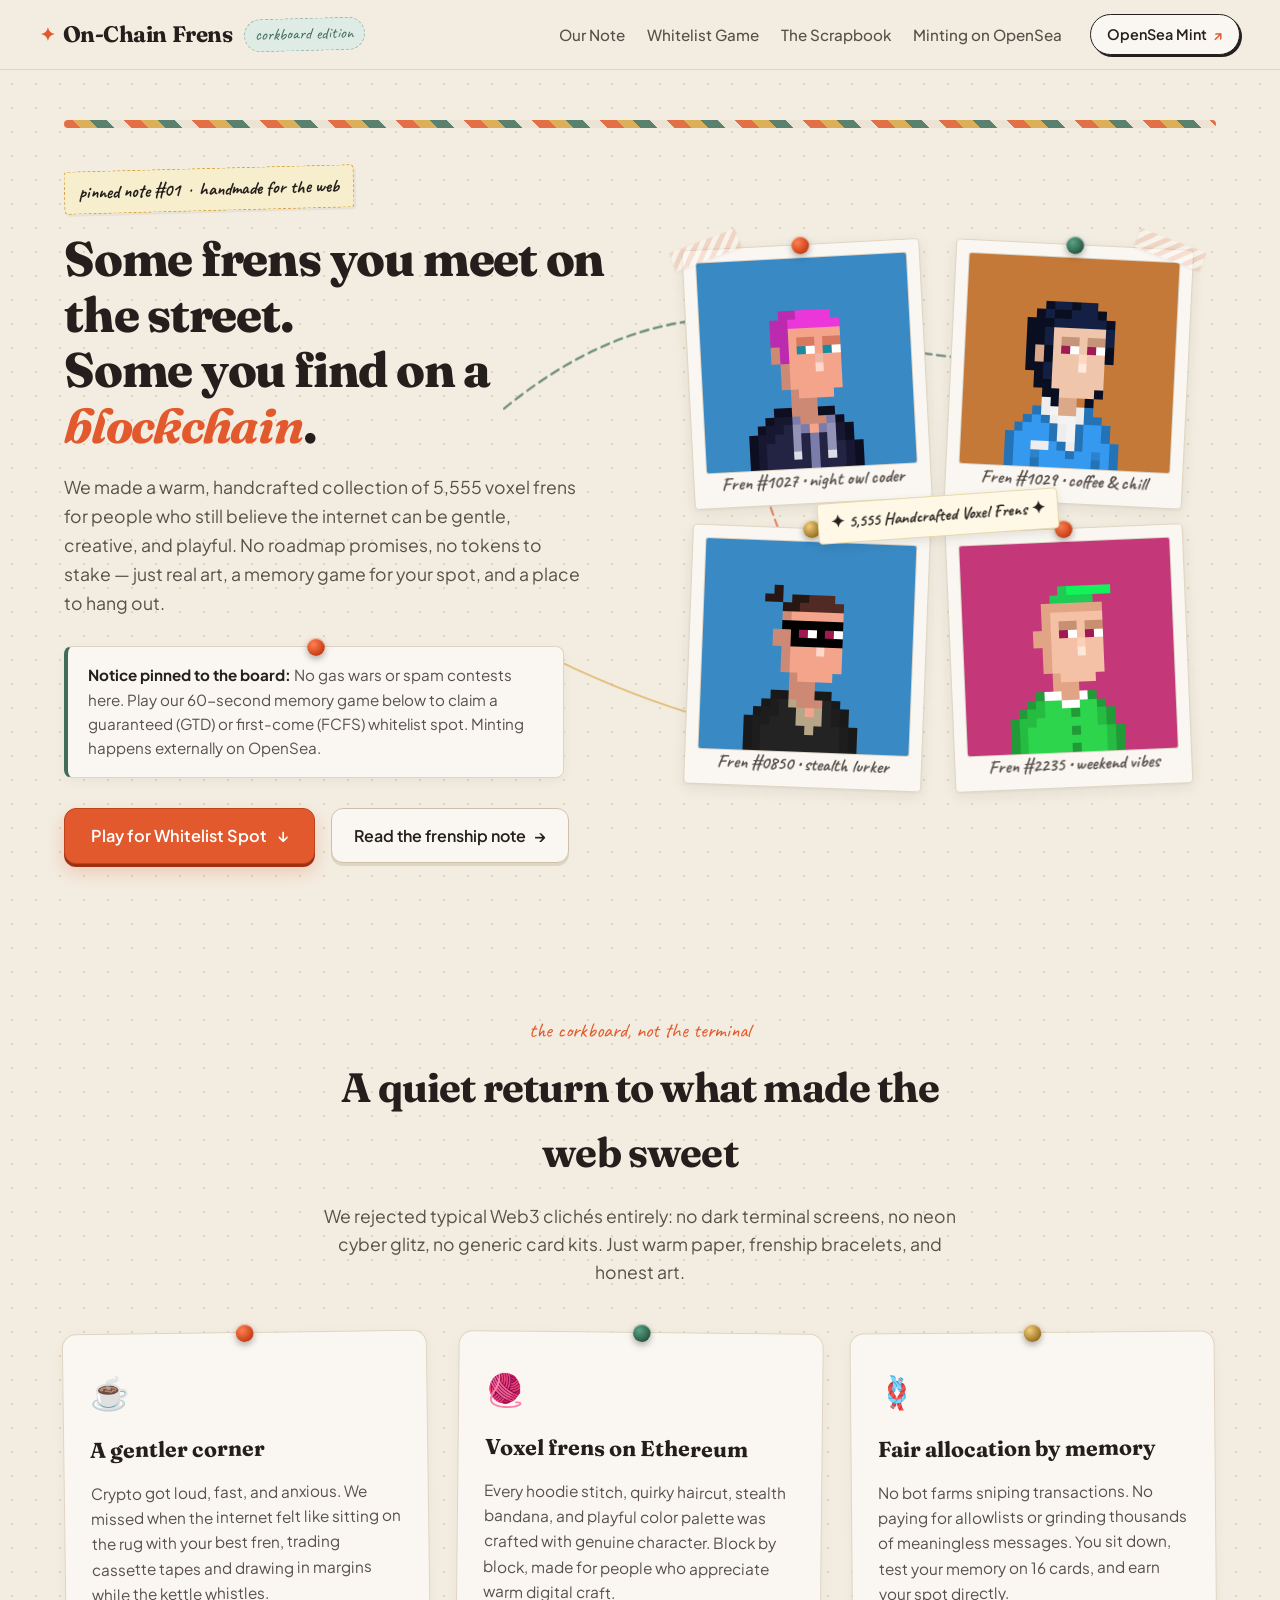
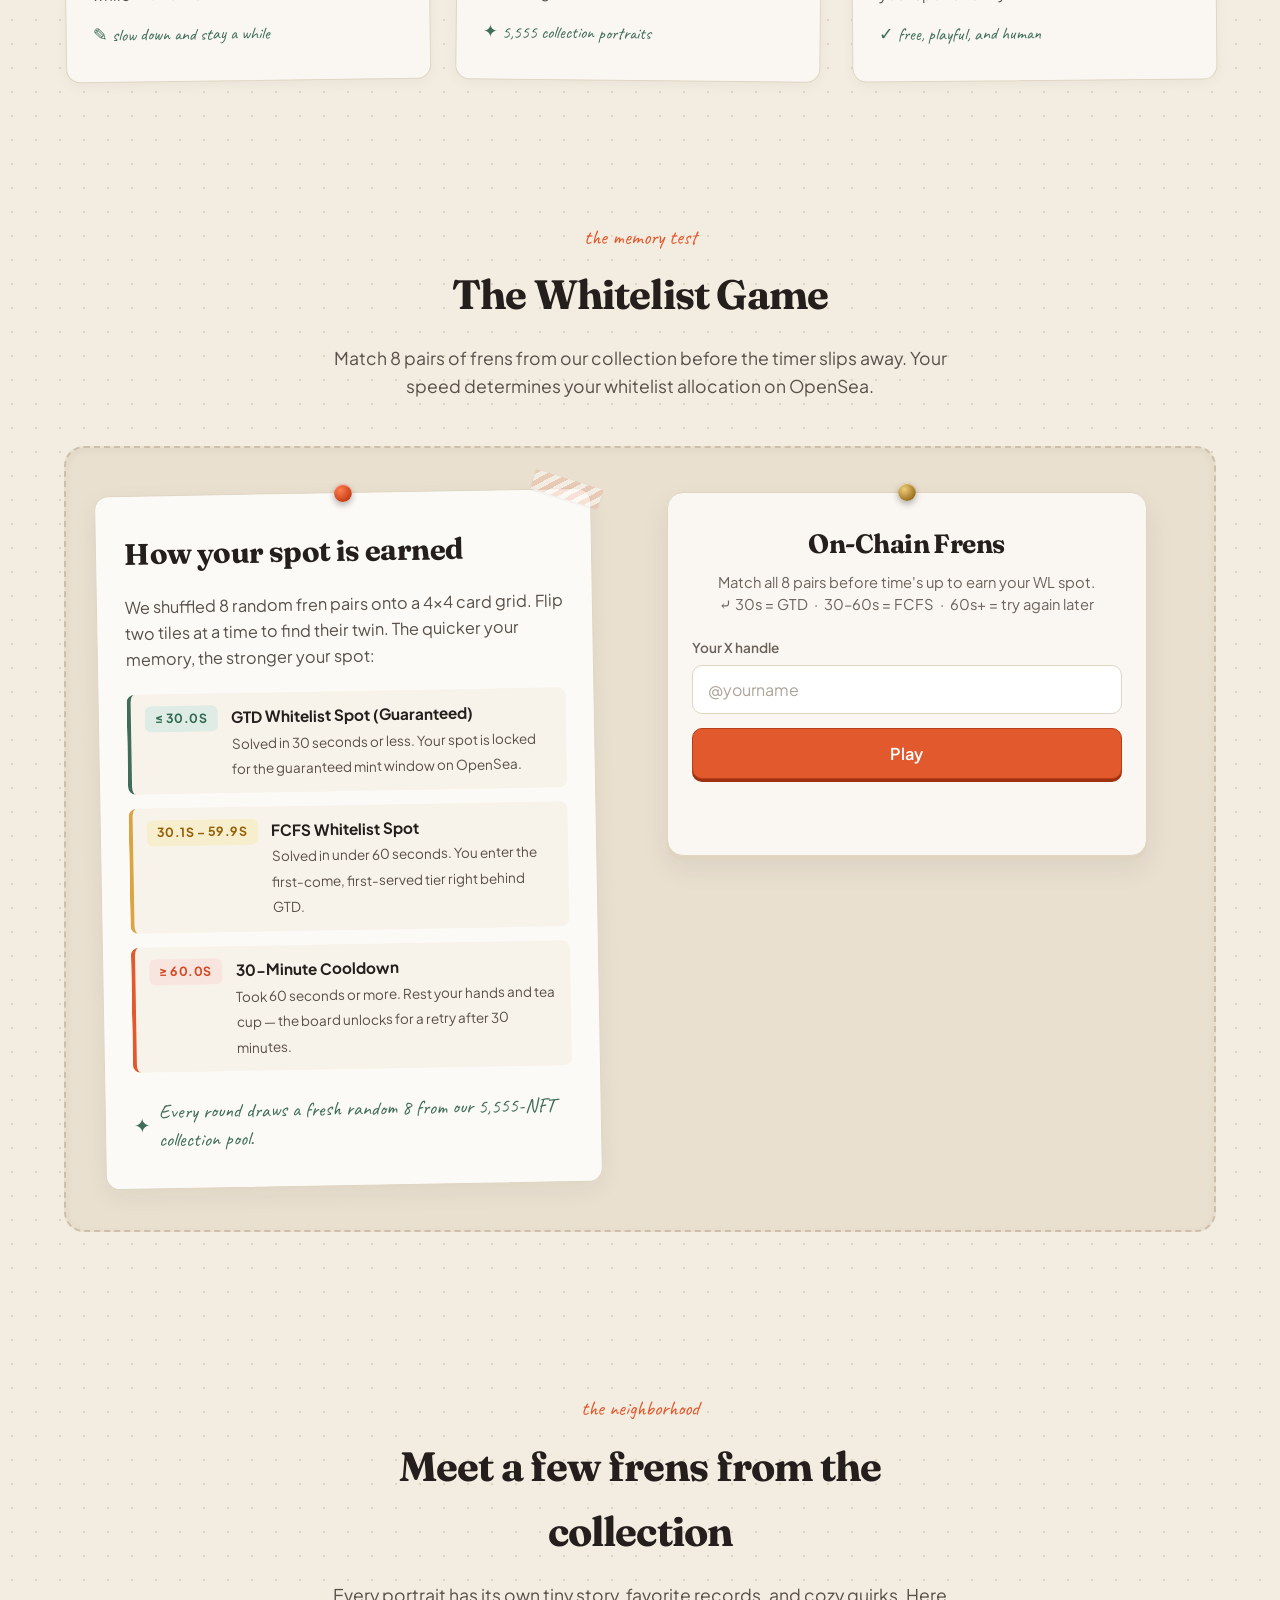
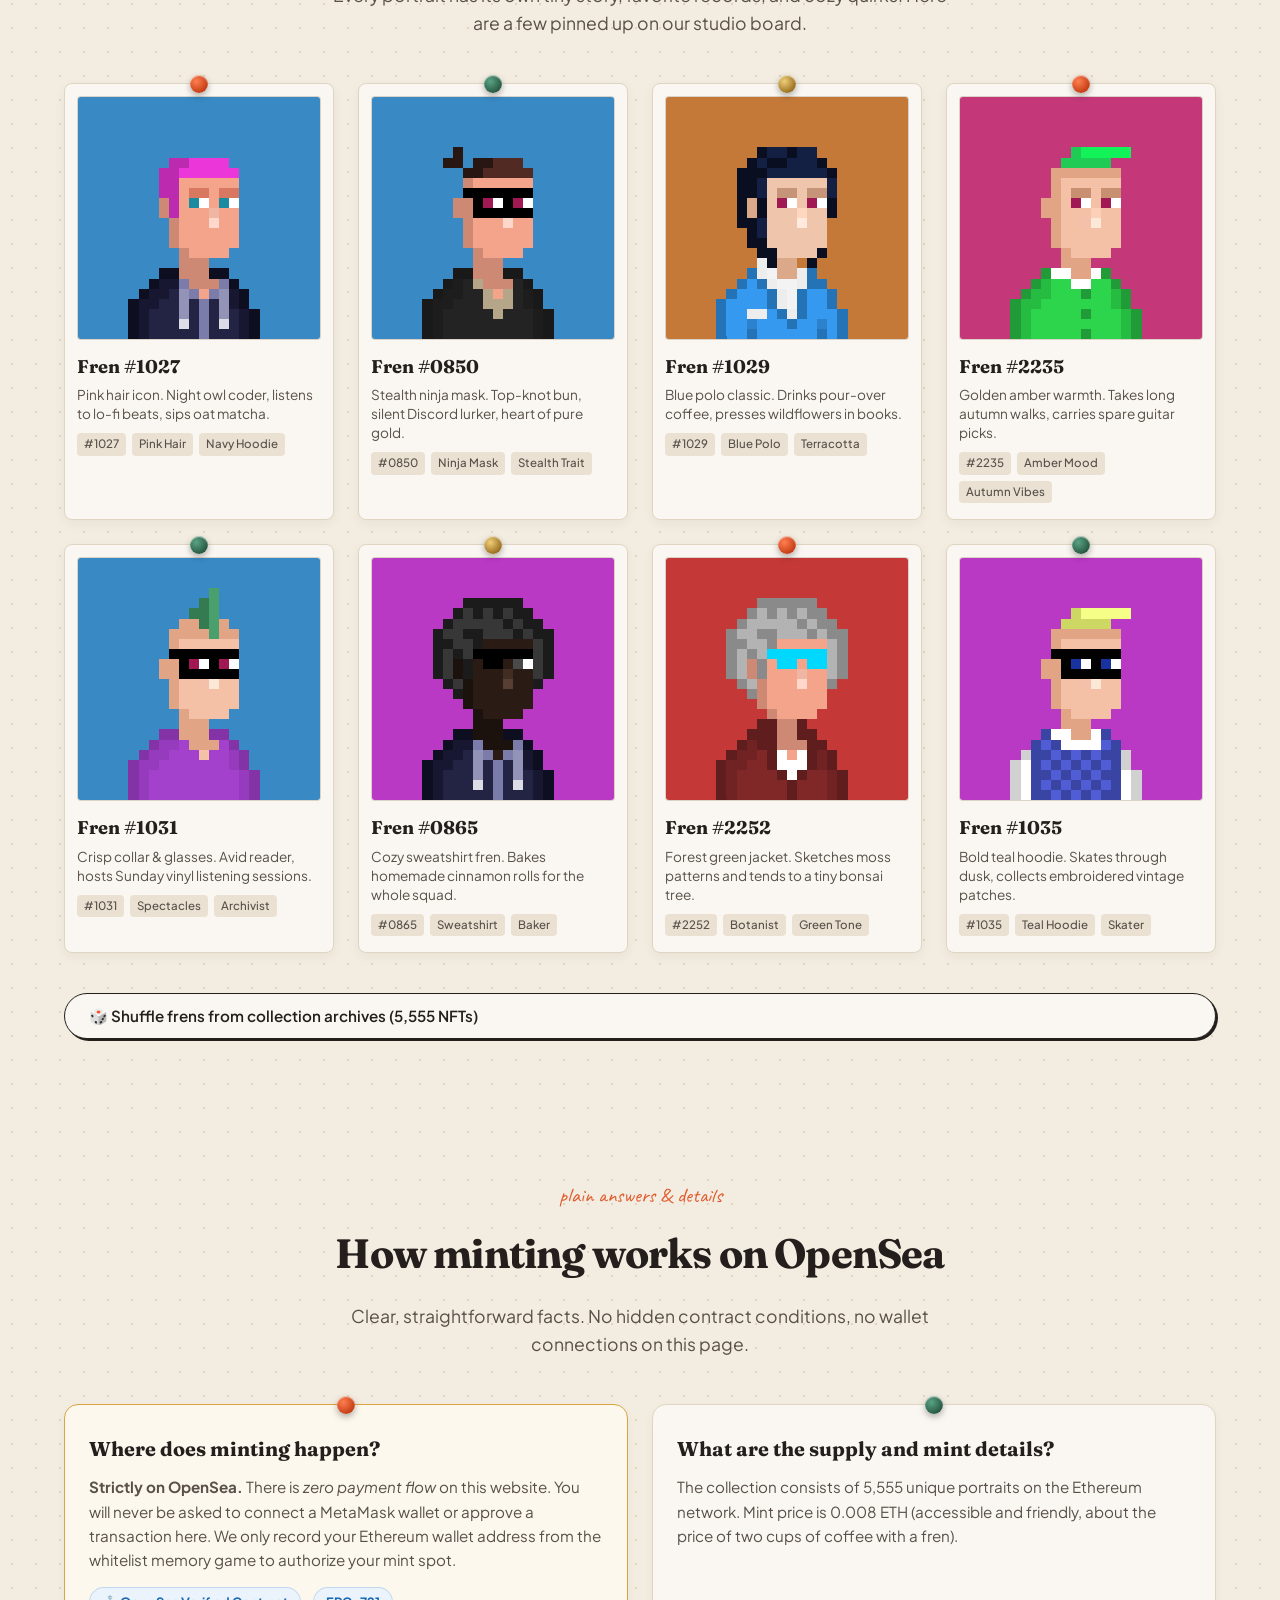
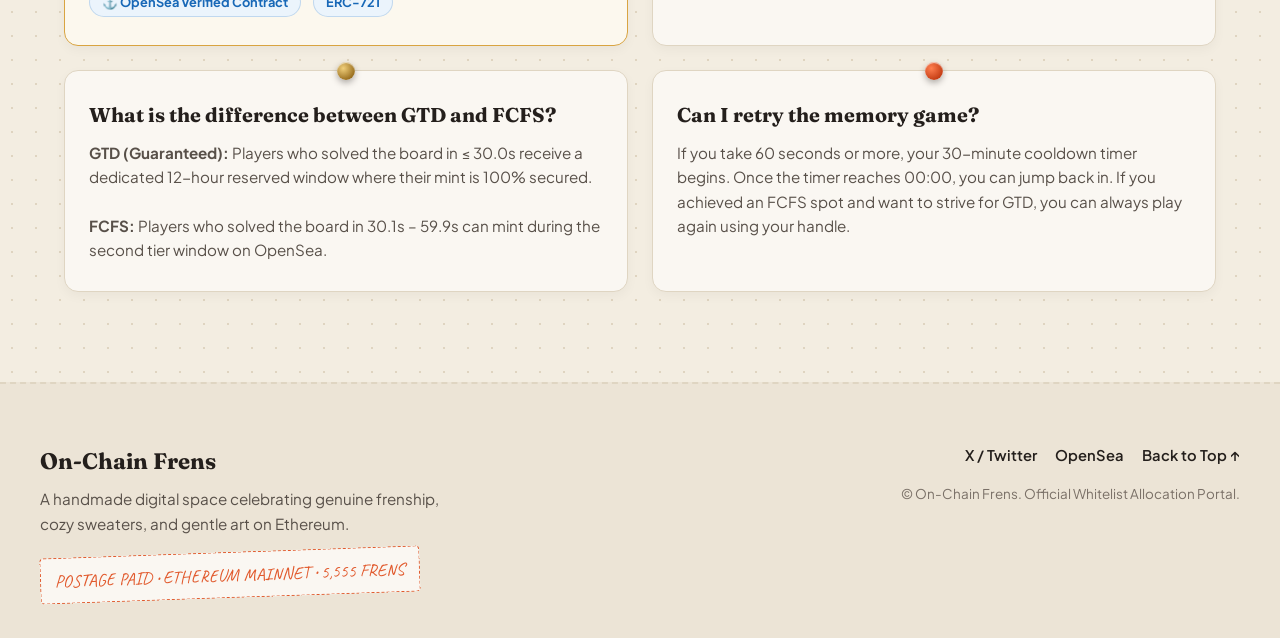
<file: index.html>
<!DOCTYPE html>
<html lang="en">
<head>
  <meta charset="UTF-8">
  <meta name="viewport" content="width=device-width, initial-scale=1, viewport-fit=cover">
  <title>On-Chain Frens — The Corkboard of Ethereum</title>
  <meta name="description" content="A warm, tactile collection of 5,555 handcrafted voxel frens on Ethereum. No terminal glitches, no gas wars — just frenship bracelets, Polaroids pinned to a board, and a memory game for your whitelist spot.">
  <link rel="stylesheet" href="style.css">
</head>
<body>

  <!-- ============================================================
       SITE HEADER & NAVIGATION
       ============================================================ -->
  <header class="site-header">
    <div class="header-inner">
      <div class="brand">
        <a href="#hero" class="brand-stamp">
          <span class="thread-knot">✦</span>
          On-Chain Frens
        </a>
        <span class="brand-tag">corkboard edition</span>
      </div>

      <nav class="site-nav">
        <ul class="nav-links">
          <li><a href="#manifesto" class="nav-link">Our Note</a></li>
          <li><a href="#game-section" class="nav-link">Whitelist Game</a></li>
          <li><a href="#gallery" class="nav-link">The Scrapbook</a></li>
          <li><a href="#mint-details" class="nav-link">Minting on OpenSea</a></li>
        </ul>
        <a href="https://opensea.io" target="_blank" rel="noopener noreferrer" class="nav-cta">
          <span>OpenSea Mint</span>
          <span class="arrow">↗</span>
        </a>
      </nav>
    </div>
  </header>

  <main>
    <!-- ============================================================
         HERO SECTION: "THE CORKBOARD, NOT THE TERMINAL"
         Asymmetric composition with pinned polaroids & connecting threads
         ============================================================ -->
    <section id="hero" class="hero-section">
      <!-- Woven Frenship Bracelet Ribbon Accent -->
      <div class="frenship-ribbon"></div>

      <div class="corkboard-grid">
        <!-- Connecting SVG Strings (deliberate load-in animation) -->
        <svg class="corkboard-strings" viewBox="0 0 1100 520" preserveAspectRatio="none" aria-hidden="true">
          <path class="thread-path" d="M 420 180 Q 560 90, 710 120 T 910 140" />
          <path class="thread-path orange" d="M 640 160 Q 690 320, 760 380" />
          <path class="thread-path gold" d="M 450 360 Q 600 420, 740 430" />
        </svg>

        <!-- Left / Tucked Headline & Note Composition -->
        <div class="hero-tucked-content">
          <div class="hero-hand-memo">
            <span>pinned note #01 &nbsp;·&nbsp; handmade for the web</span>
          </div>

          <h1 class="hero-title">
            Some frens you meet on the street.<br>
            Some you find on a <em>blockchain</em>.
          </h1>

          <p class="hero-subtitle">
            We made a warm, handcrafted collection of 5,555 voxel frens for people who still believe the internet can be gentle, creative, and playful. No roadmap promises, no tokens to stake — just real art, a memory game for your spot, and a place to hang out.
          </p>

          <div class="hero-memo-card">
            <div class="pushpin coral"></div>
            <p>
              <strong>Notice pinned to the board:</strong> No gas wars or spam contests here. Play our 60-second memory game below to claim a guaranteed (GTD) or first-come (FCFS) whitelist spot. Minting happens externally on OpenSea.
            </p>
          </div>

          <div class="hero-actions">
            <a href="#game-section" class="btn-cork-primary">
              <span>Play for Whitelist Spot</span>
              <span aria-hidden="true">↓</span>
            </a>
            <a href="#manifesto" class="btn-cork-secondary">
              <span>Read the frenship note</span>
              <span aria-hidden="true">→</span>
            </a>
          </div>
        </div>

        <!-- Right / Corkboard Polaroid Canvas (Real NFTs pinned to the board) -->
        <div class="hero-corkboard-canvas">
          <div class="polaroid-grid-cluster">
            
            <!-- Polaroid 1: Fren #1027 -->
            <div class="polaroid-item p-1">
              <div class="pushpin coral"></div>
              <div class="washi-tape top-left"></div>
              <div class="polaroid-photo-wrap">
                <img src="assets/NFTs%20On%20chain/1027.png" alt="Fren #1027 with pink hair and navy hoodie" width="1000" height="1000" loading="eager">
              </div>
              <div class="caption">Fren #1027 • night owl coder</div>
            </div>

            <!-- Polaroid 2: Fren #1029 -->
            <div class="polaroid-item p-2">
              <div class="pushpin green"></div>
              <div class="washi-tape top-right"></div>
              <div class="polaroid-photo-wrap">
                <img src="assets/NFTs%20On%20chain/1029.png" alt="Fren #1029 in blue polo on warm orange" width="1000" height="1000" loading="eager">
              </div>
              <div class="caption">Fren #1029 • coffee & chill</div>
            </div>

            <!-- Polaroid 3: Fren #850 -->
            <div class="polaroid-item p-3">
              <div class="pushpin brass"></div>
              <div class="polaroid-photo-wrap">
                <img src="assets/NFTs%20On%20chain/850.png" alt="Fren #0850 in ninja mask and black gi" width="1000" height="1000" loading="eager">
              </div>
              <div class="caption">Fren #0850 • stealth lurker</div>
            </div>

            <!-- Polaroid 4: Fren #2235 -->
            <div class="polaroid-item p-4">
              <div class="pushpin coral"></div>
              <div class="polaroid-photo-wrap">
                <img src="assets/NFTs%20On%20chain/2235.png" alt="Fren #2235 on amber background" width="1000" height="1000" loading="eager">
              </div>
              <div class="caption">Fren #2235 • weekend vibes</div>
            </div>

            <!-- Center pinned corkboard memo -->
            <div class="cluster-memo-tag">
              <span>✦ 5,555 Handcrafted Voxel Frens ✦</span>
            </div>

          </div>
        </div>
      </div>
    </section>

    <!-- ============================================================
         MANIFESTO SECTION: "THE CORKBOARD, NOT THE TERMINAL"
         Handmade zine cards & plainspoken warmth
         ============================================================ -->
    <section id="manifesto" class="manifesto-section">
      <div class="section-head">
        <span class="section-tag">the corkboard, not the terminal</span>
        <h2 class="section-title">A quiet return to what made the web sweet</h2>
        <p class="section-desc">
          We rejected typical Web3 clichés entirely: no dark terminal screens, no neon cyber glitz, no generic card kits. Just warm paper, frenship bracelets, and honest art.
        </p>
      </div>

      <div class="zine-spread">
        <div class="zine-card">
          <div class="pushpin coral"></div>
          <div class="zine-icon">☕</div>
          <h3>A gentler corner</h3>
          <p>
            Crypto got loud, fast, and anxious. We missed when the internet felt like sitting on the rug with your best fren, trading cassette tapes and drawing in margins while the kettle whistles.
          </p>
          <span class="margin-doodle">✎ slow down and stay a while</span>
        </div>

        <div class="zine-card">
          <div class="pushpin green"></div>
          <div class="zine-icon">🧶</div>
          <h3>Voxel frens on Ethereum</h3>
          <p>
            Every hoodie stitch, quirky haircut, stealth bandana, and playful color palette was crafted with genuine character. Block by block, made for people who appreciate warm digital craft.
          </p>
          <span class="margin-doodle">✦ 5,555 collection portraits</span>
        </div>

        <div class="zine-card">
          <div class="pushpin brass"></div>
          <div class="zine-icon">🪢</div>
          <h3>Fair allocation by memory</h3>
          <p>
            No bot farms sniping transactions. No paying for allowlists or grinding thousands of meaningless messages. You sit down, test your memory on 16 cards, and earn your spot directly.
          </p>
          <span class="margin-doodle">✓ free, playful, and human</span>
        </div>
      </div>
    </section>

    <!-- ============================================================
         WHITELIST GAME SECTION (THE SECOND HERO MOMENT)
         "Game pinned to the board — a tactile card, not a sterile app widget"
         ============================================================ -->
    <div id="game-section" class="wl-game-anchor"></div>
    <section class="wl-section">
      <div class="section-head">
        <span class="section-tag">the memory test</span>
        <h2 class="section-title">The Whitelist Game</h2>
        <p class="section-desc">
          Match 8 pairs of frens from our collection before the timer slips away. Your speed determines your whitelist allocation on OpenSea.
        </p>
      </div>

      <div class="game-board-mount">
        <div class="game-layout-grid">
          
          <!-- Left Column: Plain Language Rules & Tier Guide -->
          <div class="rules-pinned-note">
            <div class="pushpin coral"></div>
            <div class="washi-tape top-right"></div>
            
            <h2>How your spot is earned</h2>
            <p class="lead-text">
              We shuffled 8 random fren pairs onto a 4x4 card grid. Flip two tiles at a time to find their twin. The quicker your memory, the stronger your spot:
            </p>

            <div class="tier-breakdown">
              <div class="tier-item gtd-tier">
                <span class="tier-badge-label gtd">≤ 30.0s</span>
                <div class="tier-info">
                  <strong>GTD Whitelist Spot (Guaranteed)</strong>
                  <span>Solved in 30 seconds or less. Your spot is locked for the guaranteed mint window on OpenSea.</span>
                </div>
              </div>

              <div class="tier-item fcfs-tier">
                <span class="tier-badge-label fcfs">30.1s – 59.9s</span>
                <div class="tier-info">
                  <strong>FCFS Whitelist Spot</strong>
                  <span>Solved in under 60 seconds. You enter the first-come, first-served tier right behind GTD.</span>
                </div>
              </div>

              <div class="tier-item retry-tier">
                <span class="tier-badge-label retry">≥ 60.0s</span>
                <div class="tier-info">
                  <strong>30-Minute Cooldown</strong>
                  <span>Took 60 seconds or more. Rest your hands and tea cup — the board unlocks for a retry after 30 minutes.</span>
                </div>
              </div>
            </div>

            <p class="rules-hand-note">
              <span>✦</span> Every round draws a fresh random 8 from our 5,555-NFT collection pool.
            </p>
          </div>

          <!-- Right Column: Tactile Pinned Game Component -->
          <div class="game-mount-wrapper">
            <div class="pinned-game-envelope">
              <div class="pushpin brass"></div>

              <!-- ============================================================
                   EXACT GAME MARKUP — INTEGRATED AS-IS (RESTYLED ONLY)
                   ============================================================ -->
              <div class="wrap">

                <!-- ENTRY -->
                <div id="entry" class="screen active card">
                  <h1>On-Chain Frens</h1>
                  <p class="sub">Match all 8 pairs before time's up to earn your WL spot.<br>⤶ 30s = GTD &nbsp;·&nbsp; 30–60s = FCFS &nbsp;·&nbsp; 60s+ = try again later</p>
                  <label for="handle">Your X handle</label>
                  <input id="handle" placeholder="@yourname" autocomplete="off">
                  <button id="startBtn">Play</button>
                  <p class="hint" id="entryMsg"></p>
                </div>

                <!-- GAME -->
                <div id="game" class="screen card">
                  <div class="timerbar">
                    <div class="timer" id="timerDisplay">0.0s</div>
                    <div class="tierline">≤30s GTD &nbsp;|&nbsp; &lt;60s FCFS</div>
                  </div>
                  <div class="grid" id="grid"></div>
                </div>

                <!-- WIN -->
                <div id="win" class="screen card result">
                  <span class="badge" id="winBadge">GTD</span>
                  <h2 id="winTitle">You're in — GTD spot secured</h2>
                  <p class="time-read" id="winTime"></p>
                  <form id="winForm">
                    <label for="wHandle">X handle</label>
                    <input id="wHandle" readonly>
                    <label for="wEmail">Email (optional)</label>
                    <input id="wEmail" type="email" placeholder="you@example.com">
                    <label for="wWallet">Wallet address</label>
                    <input id="wWallet" placeholder="0x...">
                    <button type="submit">Submit</button>
                  </form>
                  <div class="formnote">Submitting records your spot and wallet address for the upcoming whitelist mint. Watch your X DMs for mint details.</div>
                </div>

                <!-- SUBMITTED -->
                <div id="submitted" class="screen card result">
                  <span class="badge gtd">Saved</span>
                  <h2>You're all set</h2>
                  <p class="small">We've recorded your spot and wallet. Watch your X DMs for mint details.</p>
                </div>

                <!-- LOST -->
                <div id="lost" class="screen card result">
                  <span class="badge lost">Not this time</span>
                  <h2>You lost the game</h2>
                  <p class="small" id="lostSub">Took 60 seconds or more. You can try again in:</p>
                  <div class="countdown" id="countdown">30:00</div>
                  <button id="retryBtn" disabled>Retry</button>
                </div>

              </div>
              <!-- END EXACT GAME MARKUP -->

            </div>
          </div>

        </div>
      </div>
    </section>

    <!-- ============================================================
         THE NEIGHBORHOOD SCRAPBOOK (GALLERY SHOWCASE)
         ============================================================ -->
    <section id="gallery" class="gallery-section">
      <div class="section-head">
        <span class="section-tag">the neighborhood</span>
        <h2 class="section-title">Meet a few frens from the collection</h2>
        <p class="section-desc">
          Every portrait has its own tiny story, favorite records, and cozy quirks. Here are a few pinned up on our studio board.
        </p>
      </div>

      <div class="gallery-grid" id="galleryGrid">
        <!-- Featured Fren 1 -->
        <div class="friend-scrapbook-card">
          <div class="pushpin coral"></div>
          <div class="friend-thumb">
            <img src="assets/NFTs%20On%20chain/1027.png" alt="Fren #1027" loading="lazy">
          </div>
          <div class="friend-info">
            <h4>Fren #1027</h4>
            <p class="friend-quirk">Pink hair icon. Night owl coder, listens to lo-fi beats, sips oat matcha.</p>
            <div class="friend-tags">
              <span class="friend-tag">#1027</span>
              <span class="friend-tag">Pink Hair</span>
              <span class="friend-tag">Navy Hoodie</span>
            </div>
          </div>
        </div>

        <!-- Featured Fren 2 -->
        <div class="friend-scrapbook-card">
          <div class="pushpin green"></div>
          <div class="friend-thumb">
            <img src="assets/NFTs%20On%20chain/850.png" alt="Fren #0850" loading="lazy">
          </div>
          <div class="friend-info">
            <h4>Fren #0850</h4>
            <p class="friend-quirk">Stealth ninja mask. Top-knot bun, silent Discord lurker, heart of pure gold.</p>
            <div class="friend-tags">
              <span class="friend-tag">#0850</span>
              <span class="friend-tag">Ninja Mask</span>
              <span class="friend-tag">Stealth Trait</span>
            </div>
          </div>
        </div>

        <!-- Featured Fren 3 -->
        <div class="friend-scrapbook-card">
          <div class="pushpin brass"></div>
          <div class="friend-thumb">
            <img src="assets/NFTs%20On%20chain/1029.png" alt="Fren #1029" loading="lazy">
          </div>
          <div class="friend-info">
            <h4>Fren #1029</h4>
            <p class="friend-quirk">Blue polo classic. Drinks pour-over coffee, presses wildflowers in books.</p>
            <div class="friend-tags">
              <span class="friend-tag">#1029</span>
              <span class="friend-tag">Blue Polo</span>
              <span class="friend-tag">Terracotta</span>
            </div>
          </div>
        </div>

        <!-- Featured Fren 4 -->
        <div class="friend-scrapbook-card">
          <div class="pushpin coral"></div>
          <div class="friend-thumb">
            <img src="assets/NFTs%20On%20chain/2235.png" alt="Fren #2235" loading="lazy">
          </div>
          <div class="friend-info">
            <h4>Fren #2235</h4>
            <p class="friend-quirk">Golden amber warmth. Takes long autumn walks, carries spare guitar picks.</p>
            <div class="friend-tags">
              <span class="friend-tag">#2235</span>
              <span class="friend-tag">Amber Mood</span>
              <span class="friend-tag">Autumn Vibes</span>
            </div>
          </div>
        </div>

        <!-- Featured Fren 5 -->
        <div class="friend-scrapbook-card">
          <div class="pushpin green"></div>
          <div class="friend-thumb">
            <img src="assets/NFTs%20On%20chain/1031.png" alt="Fren #1031" loading="lazy">
          </div>
          <div class="friend-info">
            <h4>Fren #1031</h4>
            <p class="friend-quirk">Crisp collar & glasses. Avid reader, hosts Sunday vinyl listening sessions.</p>
            <div class="friend-tags">
              <span class="friend-tag">#1031</span>
              <span class="friend-tag">Spectacles</span>
              <span class="friend-tag">Archivist</span>
            </div>
          </div>
        </div>

        <!-- Featured Fren 6 -->
        <div class="friend-scrapbook-card">
          <div class="pushpin brass"></div>
          <div class="friend-thumb">
            <img src="assets/NFTs%20On%20chain/865.png" alt="Fren #0865" loading="lazy">
          </div>
          <div class="friend-info">
            <h4>Fren #0865</h4>
            <p class="friend-quirk">Cozy sweatshirt fren. Bakes homemade cinnamon rolls for the whole squad.</p>
            <div class="friend-tags">
              <span class="friend-tag">#0865</span>
              <span class="friend-tag">Sweatshirt</span>
              <span class="friend-tag">Baker</span>
            </div>
          </div>
        </div>

        <!-- Featured Fren 7 -->
        <div class="friend-scrapbook-card">
          <div class="pushpin coral"></div>
          <div class="friend-thumb">
            <img src="assets/NFTs%20On%20chain/2252.png" alt="Fren #2252" loading="lazy">
          </div>
          <div class="friend-info">
            <h4>Fren #2252</h4>
            <p class="friend-quirk">Forest green jacket. Sketches moss patterns and tends to a tiny bonsai tree.</p>
            <div class="friend-tags">
              <span class="friend-tag">#2252</span>
              <span class="friend-tag">Botanist</span>
              <span class="friend-tag">Green Tone</span>
            </div>
          </div>
        </div>

        <!-- Featured Fren 8 -->
        <div class="friend-scrapbook-card">
          <div class="pushpin green"></div>
          <div class="friend-thumb">
            <img src="assets/NFTs%20On%20chain/1035.png" alt="Fren #1035" loading="lazy">
          </div>
          <div class="friend-info">
            <h4>Fren #1035</h4>
            <p class="friend-quirk">Bold teal hoodie. Skates through dusk, collects embroidered vintage patches.</p>
            <div class="friend-tags">
              <span class="friend-tag">#1035</span>
              <span class="friend-tag">Teal Hoodie</span>
              <span class="friend-tag">Skater</span>
            </div>
          </div>
        </div>
      </div>

      <div class="gallery-footer">
        <button id="shuffleBtn" class="btn-shuffle">
          <span>🎲 Shuffle frens from collection archives (5,555 NFTs)</span>
        </button>
      </div>
    </section>

    <!-- ============================================================
         MINT DETAILS & OPENSEA ALLOCATION SECTION (PLAIN ANSWERS)
         "No payment flow anywhere on the site — allocation only; mint happens externally on OpenSea"
         ============================================================ -->
    <section id="mint-details" class="mint-section">
      <div class="section-head">
        <span class="section-tag">plain answers & details</span>
        <h2 class="section-title">How minting works on OpenSea</h2>
        <p class="section-desc">
          Clear, straightforward facts. No hidden contract conditions, no wallet connections on this page.
        </p>
      </div>

      <div class="faq-board">
        <div class="faq-note highlighted">
          <div class="pushpin coral"></div>
          <h3>Where does minting happen?</h3>
          <p>
            <strong>Strictly on OpenSea.</strong> There is <em>zero payment flow</em> on this website. You will never be asked to connect a MetaMask wallet or approve a transaction here. We only record your Ethereum wallet address from the whitelist memory game to authorize your mint spot.
          </p>
          <div class="opensea-badge-row">
            <span class="opensea-pill">⚓ OpenSea Verified Contract</span>
            <span class="opensea-pill">ERC-721</span>
          </div>
        </div>

        <div class="faq-note">
          <div class="pushpin green"></div>
          <h3>What are the supply and mint details?</h3>
          <p>
            The collection consists of 5,555 unique portraits on the Ethereum network. Mint price is 0.008 ETH (accessible and friendly, about the price of two cups of coffee with a fren).
          </p>
        </div>

        <div class="faq-note">
          <div class="pushpin brass"></div>
          <h3>What is the difference between GTD and FCFS?</h3>
          <p>
            <strong>GTD (Guaranteed):</strong> Players who solved the board in ≤ 30.0s receive a dedicated 12-hour reserved window where their mint is 100% secured.<br><br>
            <strong>FCFS:</strong> Players who solved the board in 30.1s – 59.9s can mint during the second tier window on OpenSea.
          </p>
        </div>

        <div class="faq-note">
          <div class="pushpin coral"></div>
          <h3>Can I retry the memory game?</h3>
          <p>
            If you take 60 seconds or more, your 30-minute cooldown timer begins. Once the timer reaches 00:00, you can jump back in. If you achieved an FCFS spot and want to strive for GTD, you can always play again using your handle.
          </p>
        </div>
      </div>
    </section>
  </main>

  <!-- ============================================================
       POSTCARD FOOTER
       ============================================================ -->
  <footer class="site-footer">
    <div class="footer-inner">
      <div class="postcard-left">
        <h3>On-Chain Frens</h3>
        <p>
          A handmade digital space celebrating genuine frenship, cozy sweaters, and gentle art on Ethereum.
        </p>
        <div class="postcard-stamp">
          <span>POSTAGE PAID • ETHEREUM MAINNET • 5,555 FRENS</span>
        </div>
      </div>

      <div class="postcard-right">
        <div class="footer-links">
          <a href="https://x.com" target="_blank" rel="noopener noreferrer" class="footer-link">X / Twitter</a>
          <a href="https://opensea.io" target="_blank" rel="noopener noreferrer" class="footer-link">OpenSea</a>
          <a href="#hero" class="footer-link">Back to Top ↑</a>
        </div>
        <div class="copyright">
          © On-Chain Frens. Official Whitelist Allocation Portal.
        </div>
      </div>
    </div>
  </footer>

  <!-- ============================================================
       SCRAPBOOK SHUFFLE LOGIC
       ============================================================ -->
  <script>
    // Gallery shuffle logic drawing from collection files
    const allNftUrls = [
    "assets/NFTs%20On%20chain/1027.png",
    "assets/NFTs%20On%20chain/1028.png",
    "assets/NFTs%20On%20chain/1029.png",
    "assets/NFTs%20On%20chain/1030.png",
    "assets/NFTs%20On%20chain/1031.png",
    "assets/NFTs%20On%20chain/1032.png",
    "assets/NFTs%20On%20chain/1035.png",
    "assets/NFTs%20On%20chain/1036.png",
    "assets/NFTs%20On%20chain/1074.png",
    "assets/NFTs%20On%20chain/1075.png",
    "assets/NFTs%20On%20chain/1076.png",
    "assets/NFTs%20On%20chain/1077.png",
    "assets/NFTs%20On%20chain/1078.png",
    "assets/NFTs%20On%20chain/1079.png",
    "assets/NFTs%20On%20chain/1080.png",
    "assets/NFTs%20On%20chain/1081.png",
    "assets/NFTs%20On%20chain/1146.png",
    "assets/NFTs%20On%20chain/1147.png",
    "assets/NFTs%20On%20chain/1148.png",
    "assets/NFTs%20On%20chain/1149.png",
    "assets/NFTs%20On%20chain/1150.png",
    "assets/NFTs%20On%20chain/1151.png",
    "assets/NFTs%20On%20chain/1152.png",
    "assets/NFTs%20On%20chain/1153.png",
    "assets/NFTs%20On%20chain/1242.png",
    "assets/NFTs%20On%20chain/1243.png",
    "assets/NFTs%20On%20chain/1244.png",
    "assets/NFTs%20On%20chain/1245.png",
    "assets/NFTs%20On%20chain/1246.png",
    "assets/NFTs%20On%20chain/1247.png",
    "assets/NFTs%20On%20chain/1248.png",
    "assets/NFTs%20On%20chain/1249.png",
    "assets/NFTs%20On%20chain/1334.png",
    "assets/NFTs%20On%20chain/1335.png",
    "assets/NFTs%20On%20chain/1336.png",
    "assets/NFTs%20On%20chain/1337.png",
    "assets/NFTs%20On%20chain/1338.png",
    "assets/NFTs%20On%20chain/1339.png",
    "assets/NFTs%20On%20chain/1340.png",
    "assets/NFTs%20On%20chain/1341.png",
    "assets/NFTs%20On%20chain/1416.png",
    "assets/NFTs%20On%20chain/1417.png",
    "assets/NFTs%20On%20chain/1418.png",
    "assets/NFTs%20On%20chain/1419.png",
    "assets/NFTs%20On%20chain/1420.png",
    "assets/NFTs%20On%20chain/1421.png",
    "assets/NFTs%20On%20chain/1422.png",
    "assets/NFTs%20On%20chain/1423.png",
    "assets/NFTs%20On%20chain/1424.png",
    "assets/NFTs%20On%20chain/1425.png",
    "assets/NFTs%20On%20chain/1426.png",
    "assets/NFTs%20On%20chain/1427.png",
    "assets/NFTs%20On%20chain/1428.png",
    "assets/NFTs%20On%20chain/1429.png",
    "assets/NFTs%20On%20chain/1430.png",
    "assets/NFTs%20On%20chain/1431.png",
    "assets/NFTs%20On%20chain/1432.png",
    "assets/NFTs%20On%20chain/1433.png",
    "assets/NFTs%20On%20chain/1434.png",
    "assets/NFTs%20On%20chain/1435.png",
    "assets/NFTs%20On%20chain/1436.png",
    "assets/NFTs%20On%20chain/1437.png",
    "assets/NFTs%20On%20chain/1438.png",
    "assets/NFTs%20On%20chain/1439.png",
    "assets/NFTs%20On%20chain/1440.png",
    "assets/NFTs%20On%20chain/1441.png",
    "assets/NFTs%20On%20chain/1442.png",
    "assets/NFTs%20On%20chain/1443.png",
    "assets/NFTs%20On%20chain/1444.png",
    "assets/NFTs%20On%20chain/1445.png",
    "assets/NFTs%20On%20chain/1446.png",
    "assets/NFTs%20On%20chain/1447.png",
    "assets/NFTs%20On%20chain/1448.png",
    "assets/NFTs%20On%20chain/1559.png",
    "assets/NFTs%20On%20chain/1560.png",
    "assets/NFTs%20On%20chain/1561.png",
    "assets/NFTs%20On%20chain/1562.png",
    "assets/NFTs%20On%20chain/1563.png",
    "assets/NFTs%20On%20chain/1564.png",
    "assets/NFTs%20On%20chain/1567.png",
    "assets/NFTs%20On%20chain/1568.png",
    "assets/NFTs%20On%20chain/1660.png",
    "assets/NFTs%20On%20chain/1661.png",
    "assets/NFTs%20On%20chain/1662.png",
    "assets/NFTs%20On%20chain/1663.png",
    "assets/NFTs%20On%20chain/1664.png",
    "assets/NFTs%20On%20chain/1665.png",
    "assets/NFTs%20On%20chain/1666.png",
    "assets/NFTs%20On%20chain/1668.png",
    "assets/NFTs%20On%20chain/1735.png",
    "assets/NFTs%20On%20chain/1736.png",
    "assets/NFTs%20On%20chain/1737.png",
    "assets/NFTs%20On%20chain/1738.png",
    "assets/NFTs%20On%20chain/1739.png",
    "assets/NFTs%20On%20chain/1740.png",
    "assets/NFTs%20On%20chain/1741.png",
    "assets/NFTs%20On%20chain/1743.png",
    "assets/NFTs%20On%20chain/1815.png",
    "assets/NFTs%20On%20chain/1816.png",
    "assets/NFTs%20On%20chain/1817.png",
    "assets/NFTs%20On%20chain/1818.png",
    "assets/NFTs%20On%20chain/1819.png",
    "assets/NFTs%20On%20chain/1820.png",
    "assets/NFTs%20On%20chain/1821.png",
    "assets/NFTs%20On%20chain/1868.png",
    "assets/NFTs%20On%20chain/1870.png",
    "assets/NFTs%20On%20chain/1871.png",
    "assets/NFTs%20On%20chain/1872.png",
    "assets/NFTs%20On%20chain/1873.png",
    "assets/NFTs%20On%20chain/1874.png",
    "assets/NFTs%20On%20chain/1875.png",
    "assets/NFTs%20On%20chain/1876.png",
    "assets/NFTs%20On%20chain/1877.png",
    "assets/NFTs%20On%20chain/1948.png",
    "assets/NFTs%20On%20chain/1949.png",
    "assets/NFTs%20On%20chain/1950.png",
    "assets/NFTs%20On%20chain/1951.png",
    "assets/NFTs%20On%20chain/1952.png",
    "assets/NFTs%20On%20chain/1953.png",
    "assets/NFTs%20On%20chain/1954.png",
    "assets/NFTs%20On%20chain/1955.png",
    "assets/NFTs%20On%20chain/2020.png",
    "assets/NFTs%20On%20chain/2021.png",
    "assets/NFTs%20On%20chain/2022.png",
    "assets/NFTs%20On%20chain/2023.png",
    "assets/NFTs%20On%20chain/2024.png",
    "assets/NFTs%20On%20chain/2025.png",
    "assets/NFTs%20On%20chain/2026.png",
    "assets/NFTs%20On%20chain/2044.png",
    "assets/NFTs%20On%20chain/2045.png",
    "assets/NFTs%20On%20chain/2046.png",
    "assets/NFTs%20On%20chain/2047.png",
    "assets/NFTs%20On%20chain/2048.png",
    "assets/NFTs%20On%20chain/2049.png",
    "assets/NFTs%20On%20chain/2050.png",
    "assets/NFTs%20On%20chain/2084.png",
    "assets/NFTs%20On%20chain/2085.png",
    "assets/NFTs%20On%20chain/2086.png",
    "assets/NFTs%20On%20chain/2087.png",
    "assets/NFTs%20On%20chain/2088.png",
    "assets/NFTs%20On%20chain/2089.png",
    "assets/NFTs%20On%20chain/2090.png",
    "assets/NFTs%20On%20chain/2091.png",
    "assets/NFTs%20On%20chain/2092.png",
    "assets/NFTs%20On%20chain/2093.png",
    "assets/NFTs%20On%20chain/2094.png",
    "assets/NFTs%20On%20chain/2186.png",
    "assets/NFTs%20On%20chain/2187.png",
    "assets/NFTs%20On%20chain/2188.png",
    "assets/NFTs%20On%20chain/2189.png",
    "assets/NFTs%20On%20chain/2190.png",
    "assets/NFTs%20On%20chain/2191.png",
    "assets/NFTs%20On%20chain/2192.png",
    "assets/NFTs%20On%20chain/2193.png",
    "assets/NFTs%20On%20chain/2202.png",
    "assets/NFTs%20On%20chain/2203.png",
    "assets/NFTs%20On%20chain/2204.png",
    "assets/NFTs%20On%20chain/2205.png",
    "assets/NFTs%20On%20chain/2206.png",
    "assets/NFTs%20On%20chain/2207.png",
    "assets/NFTs%20On%20chain/2208.png",
    "assets/NFTs%20On%20chain/2211.png",
    "assets/NFTs%20On%20chain/2213.png",
    "assets/NFTs%20On%20chain/2214.png",
    "assets/NFTs%20On%20chain/2215.png",
    "assets/NFTs%20On%20chain/2216.png",
    "assets/NFTs%20On%20chain/2217.png",
    "assets/NFTs%20On%20chain/2218.png",
    "assets/NFTs%20On%20chain/2219.png",
    "assets/NFTs%20On%20chain/2220.png",
    "assets/NFTs%20On%20chain/2221.png",
    "assets/NFTs%20On%20chain/2230.png",
    "assets/NFTs%20On%20chain/2231.png",
    "assets/NFTs%20On%20chain/2232.png",
    "assets/NFTs%20On%20chain/2233.png",
    "assets/NFTs%20On%20chain/2234.png",
    "assets/NFTs%20On%20chain/2235.png",
    "assets/NFTs%20On%20chain/2236.png",
    "assets/NFTs%20On%20chain/2237.png",
    "assets/NFTs%20On%20chain/2238.png",
    "assets/NFTs%20On%20chain/2239.png",
    "assets/NFTs%20On%20chain/2240.png",
    "assets/NFTs%20On%20chain/2241.png",
    "assets/NFTs%20On%20chain/2242.png",
    "assets/NFTs%20On%20chain/2243.png",
    "assets/NFTs%20On%20chain/2245.png",
    "assets/NFTs%20On%20chain/2246.png",
    "assets/NFTs%20On%20chain/2247.png",
    "assets/NFTs%20On%20chain/2248.png",
    "assets/NFTs%20On%20chain/2249.png",
    "assets/NFTs%20On%20chain/2250.png",
    "assets/NFTs%20On%20chain/2251.png",
    "assets/NFTs%20On%20chain/2252.png",
    "assets/NFTs%20On%20chain/2253.png",
    "assets/NFTs%20On%20chain/2254.png",
    "assets/NFTs%20On%20chain/2255.png",
    "assets/NFTs%20On%20chain/2256.png",
    "assets/NFTs%20On%20chain/2257.png",
    "assets/NFTs%20On%20chain/2258.png",
    "assets/NFTs%20On%20chain/2259.png",
    "assets/NFTs%20On%20chain/2260.png",
    "assets/NFTs%20On%20chain/2261.png",
    "assets/NFTs%20On%20chain/2262.png",
    "assets/NFTs%20On%20chain/2263.png",
    "assets/NFTs%20On%20chain/848.png",
    "assets/NFTs%20On%20chain/849.png",
    "assets/NFTs%20On%20chain/850.png",
    "assets/NFTs%20On%20chain/851.png",
    "assets/NFTs%20On%20chain/852.png",
    "assets/NFTs%20On%20chain/853.png",
    "assets/NFTs%20On%20chain/854.png",
    "assets/NFTs%20On%20chain/855.png",
    "assets/NFTs%20On%20chain/856.png",
    "assets/NFTs%20On%20chain/857.png",
    "assets/NFTs%20On%20chain/858.png",
    "assets/NFTs%20On%20chain/859.png",
    "assets/NFTs%20On%20chain/860.png",
    "assets/NFTs%20On%20chain/861.png",
    "assets/NFTs%20On%20chain/862.png",
    "assets/NFTs%20On%20chain/863.png",
    "assets/NFTs%20On%20chain/864.png",
    "assets/NFTs%20On%20chain/865.png",
    "assets/NFTs%20On%20chain/866.png",
    "assets/NFTs%20On%20chain/867.png",
    "assets/NFTs%20On%20chain/868.png",
    "assets/NFTs%20On%20chain/869.png",
    "assets/NFTs%20On%20chain/870.png",
    "assets/NFTs%20On%20chain/871.png",
    "assets/NFTs%20On%20chain/872.png",
    "assets/NFTs%20On%20chain/873.png",
    "assets/NFTs%20On%20chain/874.png",
    "assets/NFTs%20On%20chain/875.png",
    "assets/NFTs%20On%20chain/876.png",
    "assets/NFTs%20On%20chain/877.png",
    "assets/NFTs%20On%20chain/878.png",
    "assets/NFTs%20On%20chain/879.png",
    "assets/NFTs%20On%20chain/880.png",
    "assets/NFTs%20On%20chain/962.png",
    "assets/NFTs%20On%20chain/963.png",
    "assets/NFTs%20On%20chain/964.png",
    "assets/NFTs%20On%20chain/965.png",
    "assets/NFTs%20On%20chain/966.png",
    "assets/NFTs%20On%20chain/967.png"
  ];
    const sampleBios = [
      { quirk: "Night owl coder, listens to lo-fi beats, sips oat matcha.", tags: ["Night Owl", "Coder", "Matcha"] },
      { quirk: "Stealth ninja mask, silent Discord lurker, heart of pure gold.", tags: ["Stealth", "Lurker", "Ninja"] },
      { quirk: "Drinks pour-over coffee, presses wildflowers in old books.", tags: ["Coffee", "Books", "Chill"] },
      { quirk: "Takes long autumn walks, carries spare guitar picks.", tags: ["Autumn", "Acoustic", "Vibes"] },
      { quirk: "Avid reader, hosts Sunday vinyl listening sessions.", tags: ["Vinyl", "Reader", "Archivist"] },
      { quirk: "Bakes homemade cinnamon rolls for the whole squad.", tags: ["Baker", "Cozy", "Sweet"] },
      { quirk: "Sketches moss patterns and tends to a tiny bonsai tree.", tags: ["Botanist", "Moss", "Nature"] },
      { quirk: "Skates through dusk, collects embroidered vintage patches.", tags: ["Skater", "Patches", "Dusk"] },
      { quirk: "Plays indie synth tunes, trades frenship bracelets.", tags: ["Synth", "Bracelets", "Retro"] },
      { quirk: "Thrift store specialist, wears corduroy and smiles warmly.", tags: ["Vintage", "Corduroy", "Warm"] }
    ];

    const pins = ["coral", "green", "brass"];
    document.getElementById('shuffleBtn').onclick = () => {
      const grid = document.getElementById('galleryGrid');
      const shuffled = [...allNftUrls].sort(() => Math.random() - 0.5).slice(0, 8);
      grid.innerHTML = "";
      shuffled.forEach((url, idx) => {
        const frenIdMatch = url.match(/(\d+)\.png/);
        const frenNum = frenIdMatch ? frenIdMatch[1] : (idx + 1);
        const bio = sampleBios[idx % sampleBios.length];
        const pin = pins[idx % pins.length];
        const card = document.createElement('div');
        card.className = 'friend-scrapbook-card';
        card.innerHTML = `
          <div class="pushpin ${pin}"></div>
          <div class="friend-thumb">
            <img src="${url}" alt="Fren #${frenNum}" loading="lazy">
          </div>
          <div class="friend-info">
            <h4>Fren #${frenNum}</h4>
            <p class="friend-quirk">${bio.quirk}</p>
            <div class="friend-tags">
              <span class="friend-tag">#${frenNum}</span>
              ${bio.tags.map(t => `<span class="friend-tag">${t}</span>`).join('')}
            </div>
          </div>
        `;
        grid.appendChild(card);
      });
    };
  </script>

  <!-- ============================================================
       GAME CODE — INTEGRATE AS-IS, RESTYLE ONLY
       Preserves 100% of underlying logic, handlers, timers and storage.
       ============================================================ -->
  <script>
  /* ---------- Whitelist Game Allocation Logic ---------- */
  const COOLDOWN_MS = 30 * 60 * 1000;

  /* NFT_POOL: drawing from collection's real NFT image URLs */
  const NFT_POOL = [
    "assets/NFTs%20On%20chain/1027.png",
    "assets/NFTs%20On%20chain/1028.png",
    "assets/NFTs%20On%20chain/1029.png",
    "assets/NFTs%20On%20chain/1030.png",
    "assets/NFTs%20On%20chain/1031.png",
    "assets/NFTs%20On%20chain/1032.png",
    "assets/NFTs%20On%20chain/1035.png",
    "assets/NFTs%20On%20chain/1036.png",
    "assets/NFTs%20On%20chain/1074.png",
    "assets/NFTs%20On%20chain/1075.png",
    "assets/NFTs%20On%20chain/1076.png",
    "assets/NFTs%20On%20chain/1077.png",
    "assets/NFTs%20On%20chain/1078.png",
    "assets/NFTs%20On%20chain/1079.png",
    "assets/NFTs%20On%20chain/1080.png",
    "assets/NFTs%20On%20chain/1081.png",
    "assets/NFTs%20On%20chain/1146.png",
    "assets/NFTs%20On%20chain/1147.png",
    "assets/NFTs%20On%20chain/1148.png",
    "assets/NFTs%20On%20chain/1149.png",
    "assets/NFTs%20On%20chain/1150.png",
    "assets/NFTs%20On%20chain/1151.png",
    "assets/NFTs%20On%20chain/1152.png",
    "assets/NFTs%20On%20chain/1153.png",
    "assets/NFTs%20On%20chain/1242.png",
    "assets/NFTs%20On%20chain/1243.png",
    "assets/NFTs%20On%20chain/1244.png",
    "assets/NFTs%20On%20chain/1245.png",
    "assets/NFTs%20On%20chain/1246.png",
    "assets/NFTs%20On%20chain/1247.png",
    "assets/NFTs%20On%20chain/1248.png",
    "assets/NFTs%20On%20chain/1249.png",
    "assets/NFTs%20On%20chain/1334.png",
    "assets/NFTs%20On%20chain/1335.png",
    "assets/NFTs%20On%20chain/1336.png",
    "assets/NFTs%20On%20chain/1337.png",
    "assets/NFTs%20On%20chain/1338.png",
    "assets/NFTs%20On%20chain/1339.png",
    "assets/NFTs%20On%20chain/1340.png",
    "assets/NFTs%20On%20chain/1341.png",
    "assets/NFTs%20On%20chain/1416.png",
    "assets/NFTs%20On%20chain/1417.png",
    "assets/NFTs%20On%20chain/1418.png",
    "assets/NFTs%20On%20chain/1419.png",
    "assets/NFTs%20On%20chain/1420.png",
    "assets/NFTs%20On%20chain/1421.png",
    "assets/NFTs%20On%20chain/1422.png",
    "assets/NFTs%20On%20chain/1423.png",
    "assets/NFTs%20On%20chain/1424.png",
    "assets/NFTs%20On%20chain/1425.png",
    "assets/NFTs%20On%20chain/1426.png",
    "assets/NFTs%20On%20chain/1427.png",
    "assets/NFTs%20On%20chain/1428.png",
    "assets/NFTs%20On%20chain/1429.png",
    "assets/NFTs%20On%20chain/1430.png",
    "assets/NFTs%20On%20chain/1431.png",
    "assets/NFTs%20On%20chain/1432.png",
    "assets/NFTs%20On%20chain/1433.png",
    "assets/NFTs%20On%20chain/1434.png",
    "assets/NFTs%20On%20chain/1435.png",
    "assets/NFTs%20On%20chain/1436.png",
    "assets/NFTs%20On%20chain/1437.png",
    "assets/NFTs%20On%20chain/1438.png",
    "assets/NFTs%20On%20chain/1439.png",
    "assets/NFTs%20On%20chain/1440.png",
    "assets/NFTs%20On%20chain/1441.png",
    "assets/NFTs%20On%20chain/1442.png",
    "assets/NFTs%20On%20chain/1443.png",
    "assets/NFTs%20On%20chain/1444.png",
    "assets/NFTs%20On%20chain/1445.png",
    "assets/NFTs%20On%20chain/1446.png",
    "assets/NFTs%20On%20chain/1447.png",
    "assets/NFTs%20On%20chain/1448.png",
    "assets/NFTs%20On%20chain/1559.png",
    "assets/NFTs%20On%20chain/1560.png",
    "assets/NFTs%20On%20chain/1561.png",
    "assets/NFTs%20On%20chain/1562.png",
    "assets/NFTs%20On%20chain/1563.png",
    "assets/NFTs%20On%20chain/1564.png",
    "assets/NFTs%20On%20chain/1567.png",
    "assets/NFTs%20On%20chain/1568.png",
    "assets/NFTs%20On%20chain/1660.png",
    "assets/NFTs%20On%20chain/1661.png",
    "assets/NFTs%20On%20chain/1662.png",
    "assets/NFTs%20On%20chain/1663.png",
    "assets/NFTs%20On%20chain/1664.png",
    "assets/NFTs%20On%20chain/1665.png",
    "assets/NFTs%20On%20chain/1666.png",
    "assets/NFTs%20On%20chain/1668.png",
    "assets/NFTs%20On%20chain/1735.png",
    "assets/NFTs%20On%20chain/1736.png",
    "assets/NFTs%20On%20chain/1737.png",
    "assets/NFTs%20On%20chain/1738.png",
    "assets/NFTs%20On%20chain/1739.png",
    "assets/NFTs%20On%20chain/1740.png",
    "assets/NFTs%20On%20chain/1741.png",
    "assets/NFTs%20On%20chain/1743.png",
    "assets/NFTs%20On%20chain/1815.png",
    "assets/NFTs%20On%20chain/1816.png",
    "assets/NFTs%20On%20chain/1817.png",
    "assets/NFTs%20On%20chain/1818.png",
    "assets/NFTs%20On%20chain/1819.png",
    "assets/NFTs%20On%20chain/1820.png",
    "assets/NFTs%20On%20chain/1821.png",
    "assets/NFTs%20On%20chain/1868.png",
    "assets/NFTs%20On%20chain/1870.png",
    "assets/NFTs%20On%20chain/1871.png",
    "assets/NFTs%20On%20chain/1872.png",
    "assets/NFTs%20On%20chain/1873.png",
    "assets/NFTs%20On%20chain/1874.png",
    "assets/NFTs%20On%20chain/1875.png",
    "assets/NFTs%20On%20chain/1876.png",
    "assets/NFTs%20On%20chain/1877.png",
    "assets/NFTs%20On%20chain/1948.png",
    "assets/NFTs%20On%20chain/1949.png",
    "assets/NFTs%20On%20chain/1950.png",
    "assets/NFTs%20On%20chain/1951.png",
    "assets/NFTs%20On%20chain/1952.png",
    "assets/NFTs%20On%20chain/1953.png",
    "assets/NFTs%20On%20chain/1954.png",
    "assets/NFTs%20On%20chain/1955.png",
    "assets/NFTs%20On%20chain/2020.png",
    "assets/NFTs%20On%20chain/2021.png",
    "assets/NFTs%20On%20chain/2022.png",
    "assets/NFTs%20On%20chain/2023.png",
    "assets/NFTs%20On%20chain/2024.png",
    "assets/NFTs%20On%20chain/2025.png",
    "assets/NFTs%20On%20chain/2026.png",
    "assets/NFTs%20On%20chain/2044.png",
    "assets/NFTs%20On%20chain/2045.png",
    "assets/NFTs%20On%20chain/2046.png",
    "assets/NFTs%20On%20chain/2047.png",
    "assets/NFTs%20On%20chain/2048.png",
    "assets/NFTs%20On%20chain/2049.png",
    "assets/NFTs%20On%20chain/2050.png",
    "assets/NFTs%20On%20chain/2084.png",
    "assets/NFTs%20On%20chain/2085.png",
    "assets/NFTs%20On%20chain/2086.png",
    "assets/NFTs%20On%20chain/2087.png",
    "assets/NFTs%20On%20chain/2088.png",
    "assets/NFTs%20On%20chain/2089.png",
    "assets/NFTs%20On%20chain/2090.png",
    "assets/NFTs%20On%20chain/2091.png",
    "assets/NFTs%20On%20chain/2092.png",
    "assets/NFTs%20On%20chain/2093.png",
    "assets/NFTs%20On%20chain/2094.png",
    "assets/NFTs%20On%20chain/2186.png",
    "assets/NFTs%20On%20chain/2187.png",
    "assets/NFTs%20On%20chain/2188.png",
    "assets/NFTs%20On%20chain/2189.png",
    "assets/NFTs%20On%20chain/2190.png",
    "assets/NFTs%20On%20chain/2191.png",
    "assets/NFTs%20On%20chain/2192.png",
    "assets/NFTs%20On%20chain/2193.png",
    "assets/NFTs%20On%20chain/2202.png",
    "assets/NFTs%20On%20chain/2203.png",
    "assets/NFTs%20On%20chain/2204.png",
    "assets/NFTs%20On%20chain/2205.png",
    "assets/NFTs%20On%20chain/2206.png",
    "assets/NFTs%20On%20chain/2207.png",
    "assets/NFTs%20On%20chain/2208.png",
    "assets/NFTs%20On%20chain/2211.png",
    "assets/NFTs%20On%20chain/2213.png",
    "assets/NFTs%20On%20chain/2214.png",
    "assets/NFTs%20On%20chain/2215.png",
    "assets/NFTs%20On%20chain/2216.png",
    "assets/NFTs%20On%20chain/2217.png",
    "assets/NFTs%20On%20chain/2218.png",
    "assets/NFTs%20On%20chain/2219.png",
    "assets/NFTs%20On%20chain/2220.png",
    "assets/NFTs%20On%20chain/2221.png",
    "assets/NFTs%20On%20chain/2230.png",
    "assets/NFTs%20On%20chain/2231.png",
    "assets/NFTs%20On%20chain/2232.png",
    "assets/NFTs%20On%20chain/2233.png",
    "assets/NFTs%20On%20chain/2234.png",
    "assets/NFTs%20On%20chain/2235.png",
    "assets/NFTs%20On%20chain/2236.png",
    "assets/NFTs%20On%20chain/2237.png",
    "assets/NFTs%20On%20chain/2238.png",
    "assets/NFTs%20On%20chain/2239.png",
    "assets/NFTs%20On%20chain/2240.png",
    "assets/NFTs%20On%20chain/2241.png",
    "assets/NFTs%20On%20chain/2242.png",
    "assets/NFTs%20On%20chain/2243.png",
    "assets/NFTs%20On%20chain/2245.png",
    "assets/NFTs%20On%20chain/2246.png",
    "assets/NFTs%20On%20chain/2247.png",
    "assets/NFTs%20On%20chain/2248.png",
    "assets/NFTs%20On%20chain/2249.png",
    "assets/NFTs%20On%20chain/2250.png",
    "assets/NFTs%20On%20chain/2251.png",
    "assets/NFTs%20On%20chain/2252.png",
    "assets/NFTs%20On%20chain/2253.png",
    "assets/NFTs%20On%20chain/2254.png",
    "assets/NFTs%20On%20chain/2255.png",
    "assets/NFTs%20On%20chain/2256.png",
    "assets/NFTs%20On%20chain/2257.png",
    "assets/NFTs%20On%20chain/2258.png",
    "assets/NFTs%20On%20chain/2259.png",
    "assets/NFTs%20On%20chain/2260.png",
    "assets/NFTs%20On%20chain/2261.png",
    "assets/NFTs%20On%20chain/2262.png",
    "assets/NFTs%20On%20chain/2263.png",
    "assets/NFTs%20On%20chain/848.png",
    "assets/NFTs%20On%20chain/849.png",
    "assets/NFTs%20On%20chain/850.png",
    "assets/NFTs%20On%20chain/851.png",
    "assets/NFTs%20On%20chain/852.png",
    "assets/NFTs%20On%20chain/853.png",
    "assets/NFTs%20On%20chain/854.png",
    "assets/NFTs%20On%20chain/855.png",
    "assets/NFTs%20On%20chain/856.png",
    "assets/NFTs%20On%20chain/857.png",
    "assets/NFTs%20On%20chain/858.png",
    "assets/NFTs%20On%20chain/859.png",
    "assets/NFTs%20On%20chain/860.png",
    "assets/NFTs%20On%20chain/861.png",
    "assets/NFTs%20On%20chain/862.png",
    "assets/NFTs%20On%20chain/863.png",
    "assets/NFTs%20On%20chain/864.png",
    "assets/NFTs%20On%20chain/865.png",
    "assets/NFTs%20On%20chain/866.png",
    "assets/NFTs%20On%20chain/867.png",
    "assets/NFTs%20On%20chain/868.png",
    "assets/NFTs%20On%20chain/869.png",
    "assets/NFTs%20On%20chain/870.png",
    "assets/NFTs%20On%20chain/871.png",
    "assets/NFTs%20On%20chain/872.png",
    "assets/NFTs%20On%20chain/873.png",
    "assets/NFTs%20On%20chain/874.png",
    "assets/NFTs%20On%20chain/875.png",
    "assets/NFTs%20On%20chain/876.png",
    "assets/NFTs%20On%20chain/877.png",
    "assets/NFTs%20On%20chain/878.png",
    "assets/NFTs%20On%20chain/879.png",
    "assets/NFTs%20On%20chain/880.png",
    "assets/NFTs%20On%20chain/962.png",
    "assets/NFTs%20On%20chain/963.png",
    "assets/NFTs%20On%20chain/964.png",
    "assets/NFTs%20On%20chain/965.png",
    "assets/NFTs%20On%20chain/966.png",
    "assets/NFTs%20On%20chain/967.png"
  ];

  function pickRoundSet(){
    // Fresh random 8 from the pool every round, so the set differs each playthrough.
    const shuffled = [...NFT_POOL].sort(() => Math.random() - 0.5);
    return shuffled.slice(0, 8);
  }

  const screens = {};
  document.querySelectorAll('.screen').forEach(s => screens[s.id] = s);
  function show(id){ Object.values(screens).forEach(s=>s.classList.remove('active')); screens[id].classList.add('active'); }

  let handle = "";
  let tiles = [];
  let firstPick = null, lock = false, matches = 0;
  let startTime = null, tickInterval = null;
  let flipLog = [];

  function cooldownKey(h){ return "ocf_cooldown_" + h.toLowerCase(); }

  document.getElementById('startBtn').onclick = () => {
    const raw = document.getElementById('handle').value.trim();
    if(!raw){ document.getElementById('entryMsg').textContent = "Enter your X handle to play."; return; }
    handle = raw.startsWith('@') ? raw : '@' + raw;

    const until = Number(localStorage.getItem(cooldownKey(handle)) || 0);
    if(until > Date.now()){
      enterLost(until);
      return;
    }
    startGame();
  };

  function startGame(){
    matches = 0; firstPick = null; lock = false; flipLog = []; startTime = null;
    const roundSet = pickRoundSet(); // 8 NFTs, different draw every round
    const deck = [...roundSet, ...roundSet]
      .map(src => ({face:src, matched:false}))
      .sort(() => Math.random() - 0.5);
    tiles = deck;

    const grid = document.getElementById('grid');
    grid.innerHTML = "";
    tiles.forEach((t, i) => {
      const el = document.createElement('div');
      el.className = 'tile';
      el.dataset.index = i;
      el.innerHTML = `<img class="face" src="${t.face}" alt=""><span class="back">✦</span>`;
      el.onclick = () => flip(i, el);
      grid.appendChild(el);
    });

    document.getElementById('timerDisplay').textContent = "0.0s";
    show('game');
  }

  function flip(i, el){
    if(lock || tiles[i].matched || el.classList.contains('flipped')) return;

    if(startTime === null){
      startTime = Date.now();
      tickInterval = setInterval(updateTimer, 100);
    }
    flipLog.push(Date.now());

    el.classList.add('flipped');

    if(firstPick === null){
      firstPick = {i, el};
      return;
    }

    lock = true;
    const second = {i, el};
    if(tiles[firstPick.i].face === tiles[second.i].face){
      tiles[firstPick.i].matched = true;
      tiles[second.i].matched = true;
      firstPick.el.classList.add('matched');
      second.el.classList.add('matched');
      matches++;
      firstPick = null; lock = false;
      if(matches === 8) finishGame();
    } else {
      setTimeout(() => {
        firstPick.el.classList.remove('flipped');
        second.el.classList.remove('flipped');
        firstPick = null; lock = false;
      }, 500);
    }
  }

  function updateTimer(){
    const elapsed = (Date.now() - startTime) / 1000;
    document.getElementById('timerDisplay').textContent = elapsed.toFixed(1) + "s";
    if(elapsed >= 60){
      clearInterval(tickInterval);
      finishGame(true);
    }
  }

  function finishGame(timedOut){
    clearInterval(tickInterval);
    const endTime = Date.now();
    const elapsedSec = (endTime - startTime) / 1000;

    if(elapsedSec <= 30 && !timedOut){
      enterWin('gtd', elapsedSec);
    } else if(elapsedSec < 60 && !timedOut){
      enterWin('fcfs', elapsedSec);
    } else {
      const until = Date.now() + COOLDOWN_MS;
      localStorage.setItem(cooldownKey(handle), String(until));
      enterLost(until);
    }
  }

  function enterWin(tier, elapsedSec){
    const badge = document.getElementById('winBadge');
    const title = document.getElementById('winTitle');
    if(tier === 'gtd'){
      badge.textContent = "GTD"; badge.className = "badge gtd";
      title.textContent = "You're in — GTD spot secured";
    } else {
      badge.textContent = "FCFS"; badge.className = "badge fcfs";
      title.textContent = "Nice — you've earned an FCFS spot";
    }
    document.getElementById('winTime').textContent = "Solved in " + elapsedSec.toFixed(1) + "s";
    document.getElementById('wHandle').value = handle;
    show('win');
  }

  document.getElementById('winForm').onsubmit = (e) => {
    e.preventDefault();
    const wallet = document.getElementById('wWallet').value.trim();
    if(!wallet){ return; }
    // Record winner spot and wallet address for whitelist
    show('submitted');
  };

  let countdownInterval = null;
  function enterLost(until){
    show('lost');
    document.getElementById('retryBtn').disabled = true;
    clearInterval(countdownInterval);
    countdownInterval = setInterval(() => {
      const remaining = until - Date.now();
      if(remaining <= 0){
        clearInterval(countdownInterval);
        document.getElementById('countdown').textContent = "00:00";
        document.getElementById('lostSub').textContent = "You can try again now.";
        document.getElementById('retryBtn').disabled = false;
        return;
      }
      const m = Math.floor(remaining / 60000);
      const s = Math.floor((remaining % 60000) / 1000);
      document.getElementById('countdown').textContent =
        String(m).padStart(2,'0') + ":" + String(s).padStart(2,'0');
    }, 250);
  }

  document.getElementById('retryBtn').onclick = () => {
    localStorage.removeItem(cooldownKey(handle));
    startGame();
  };
  </script>
</body>
</html>
</file>
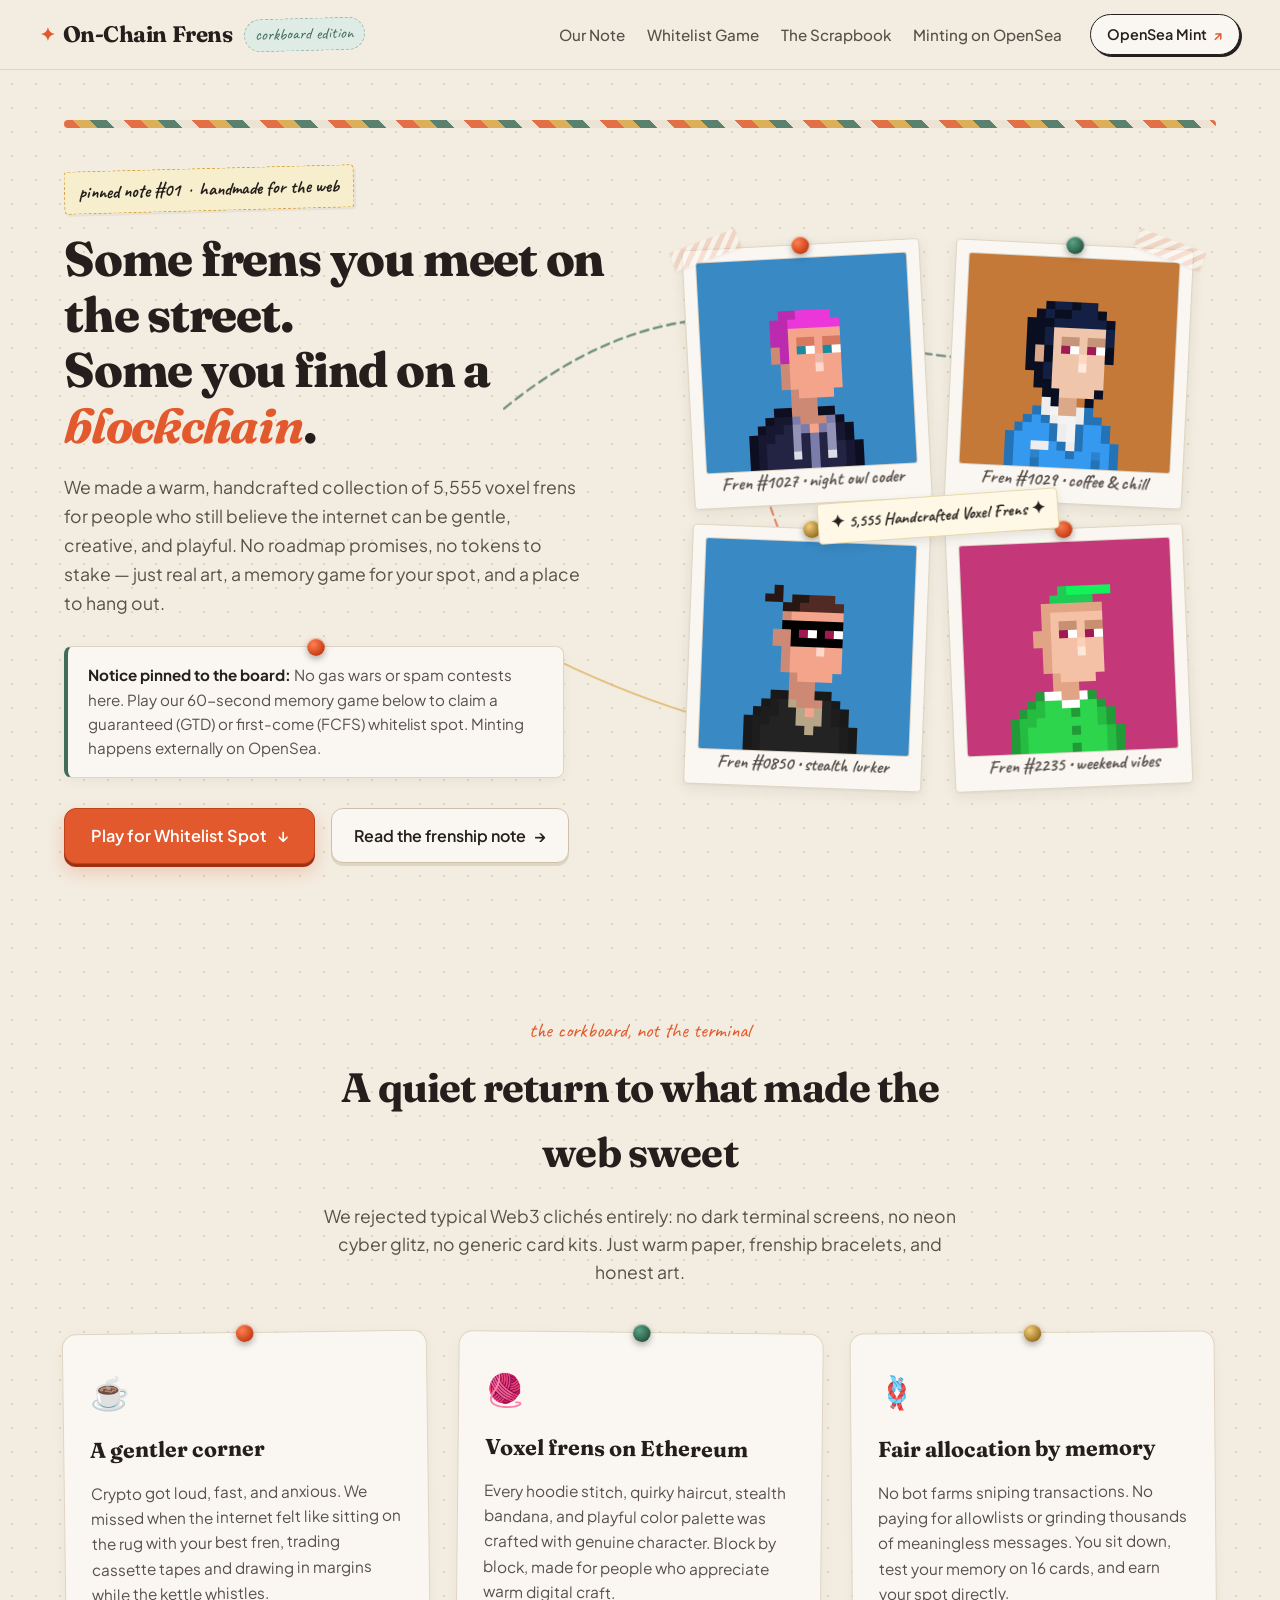
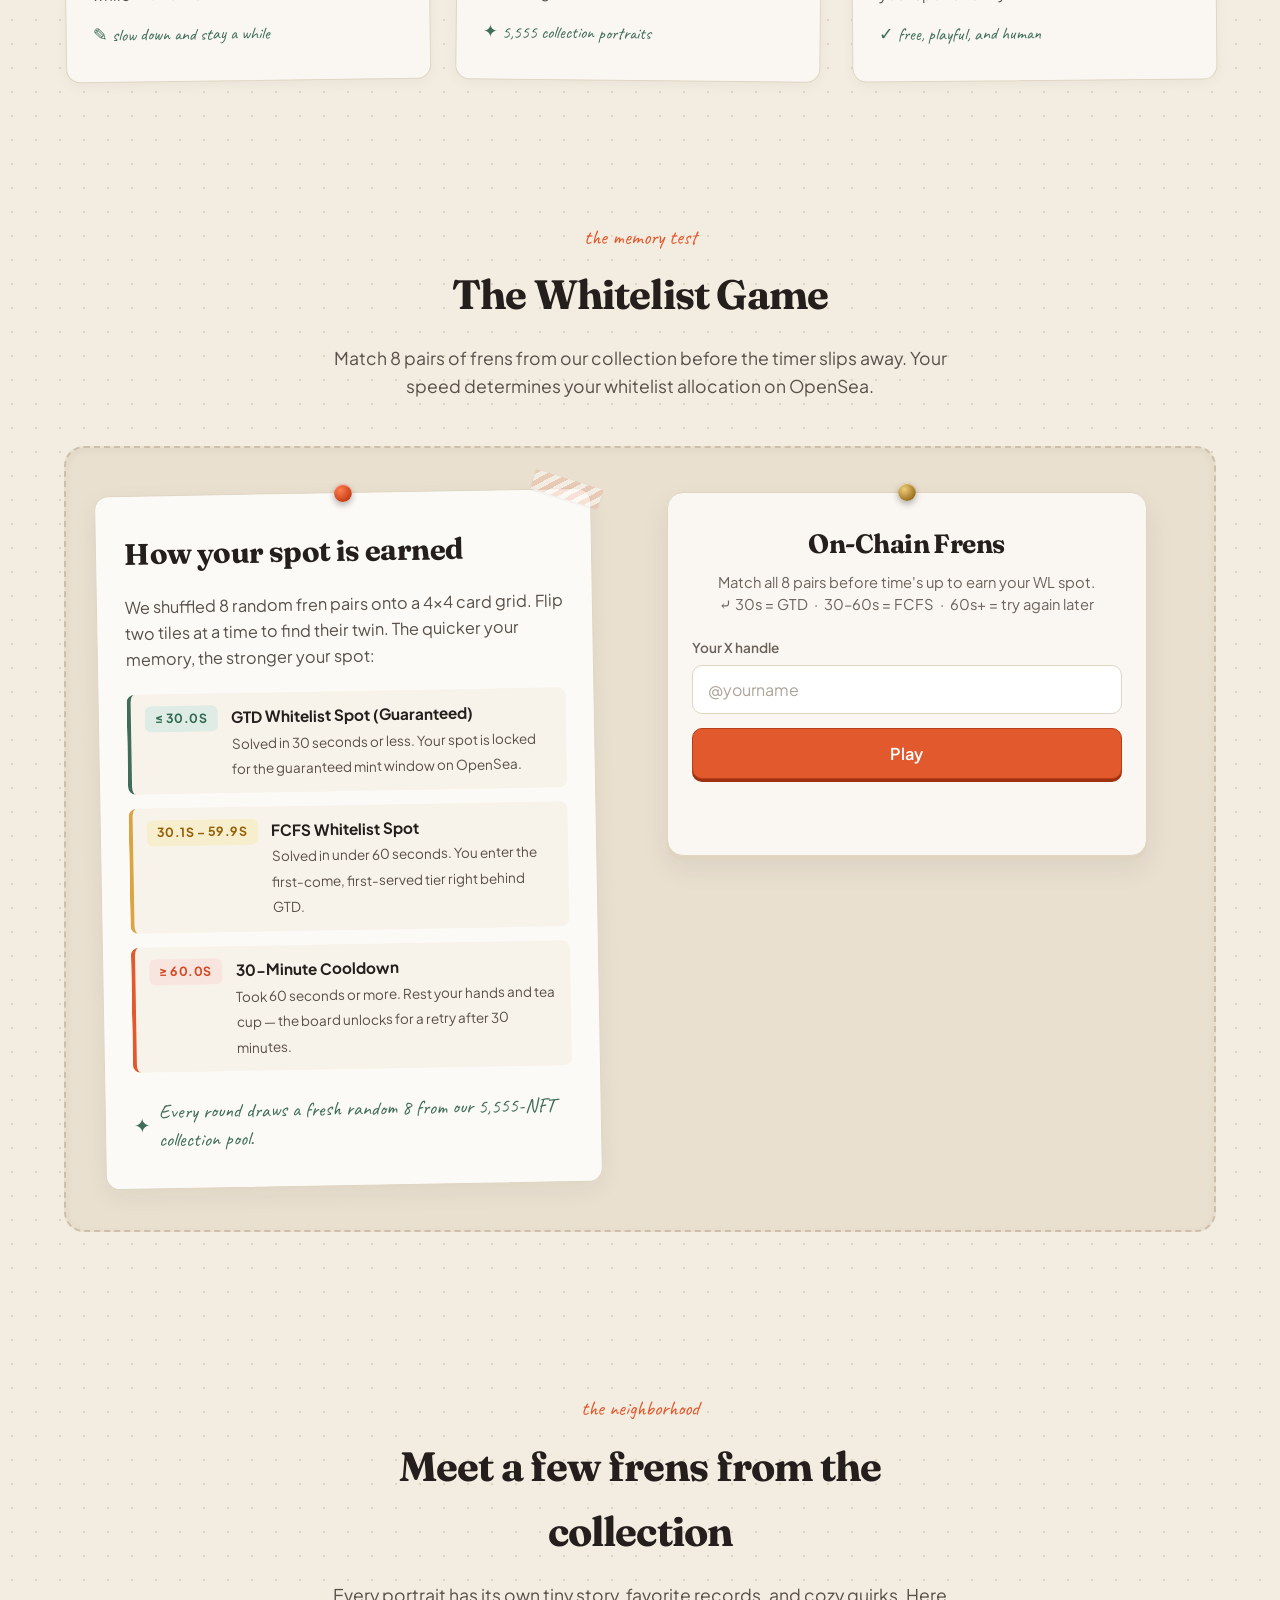
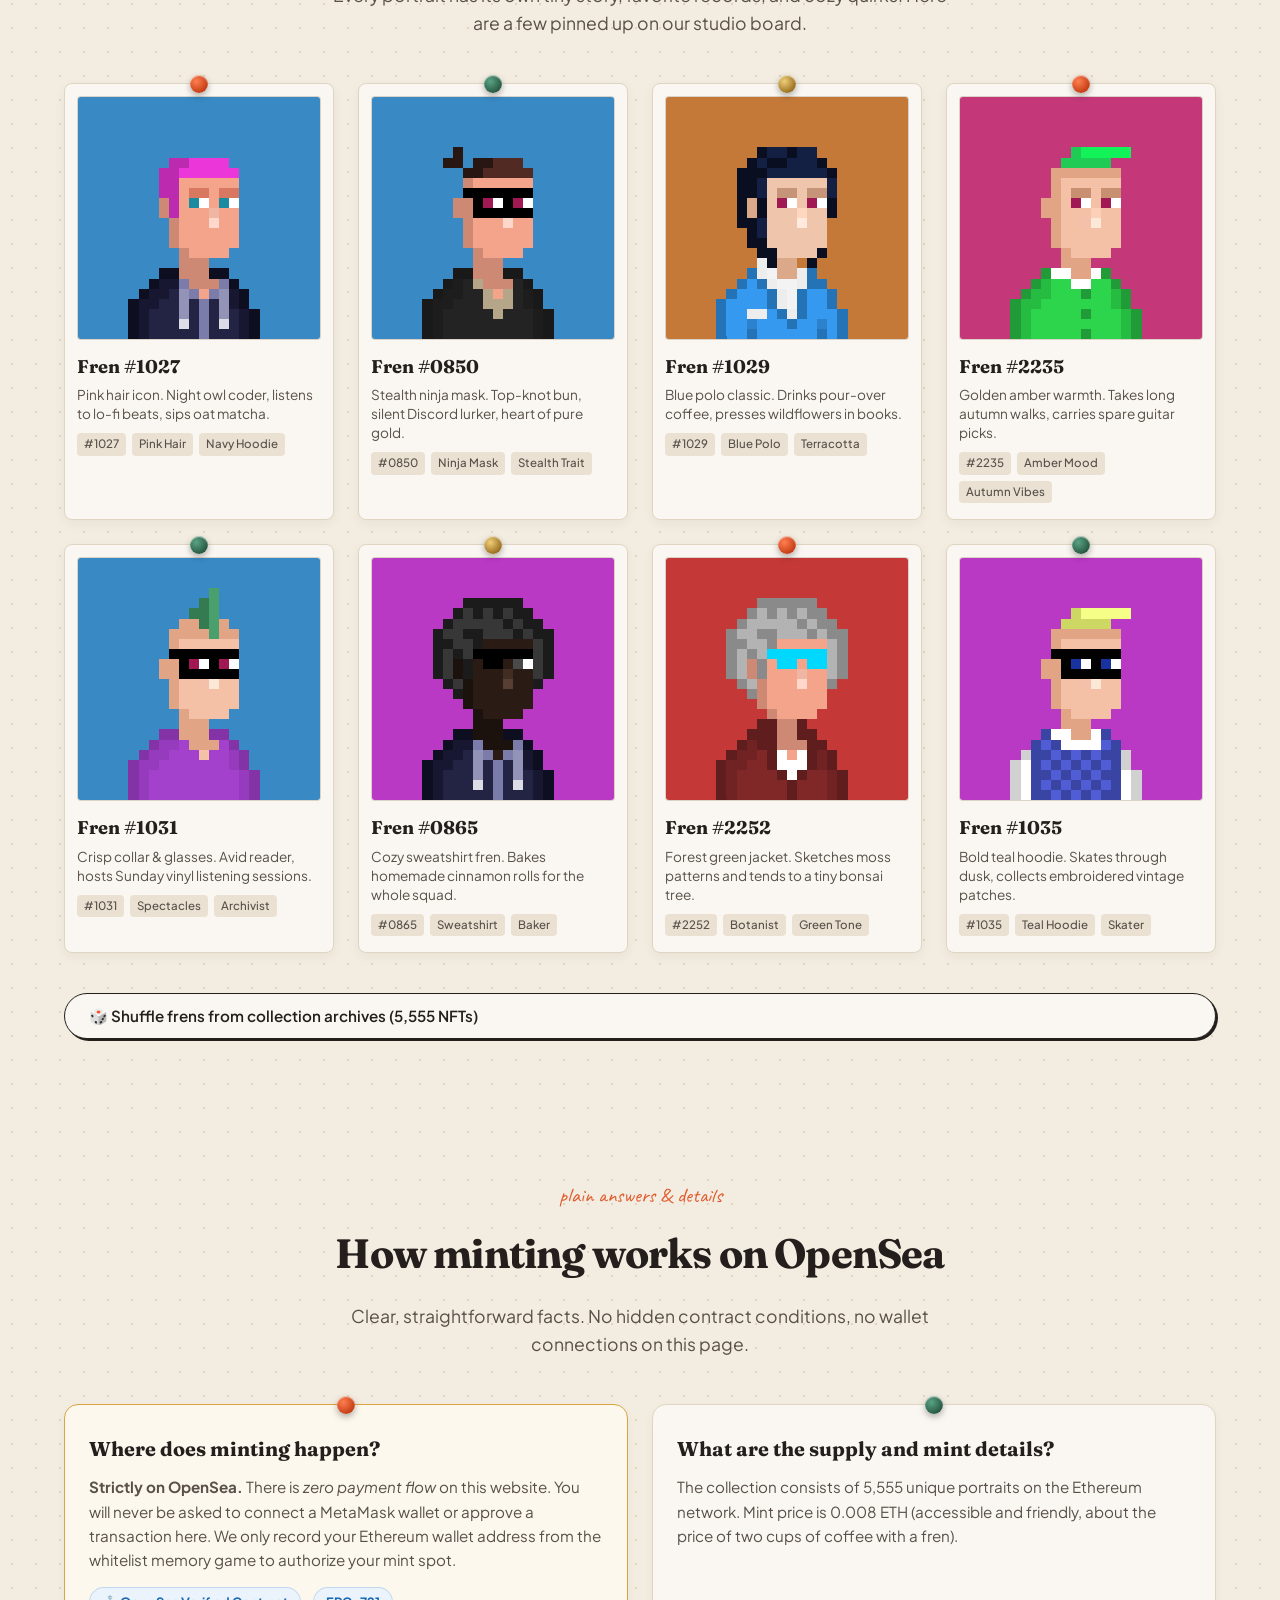
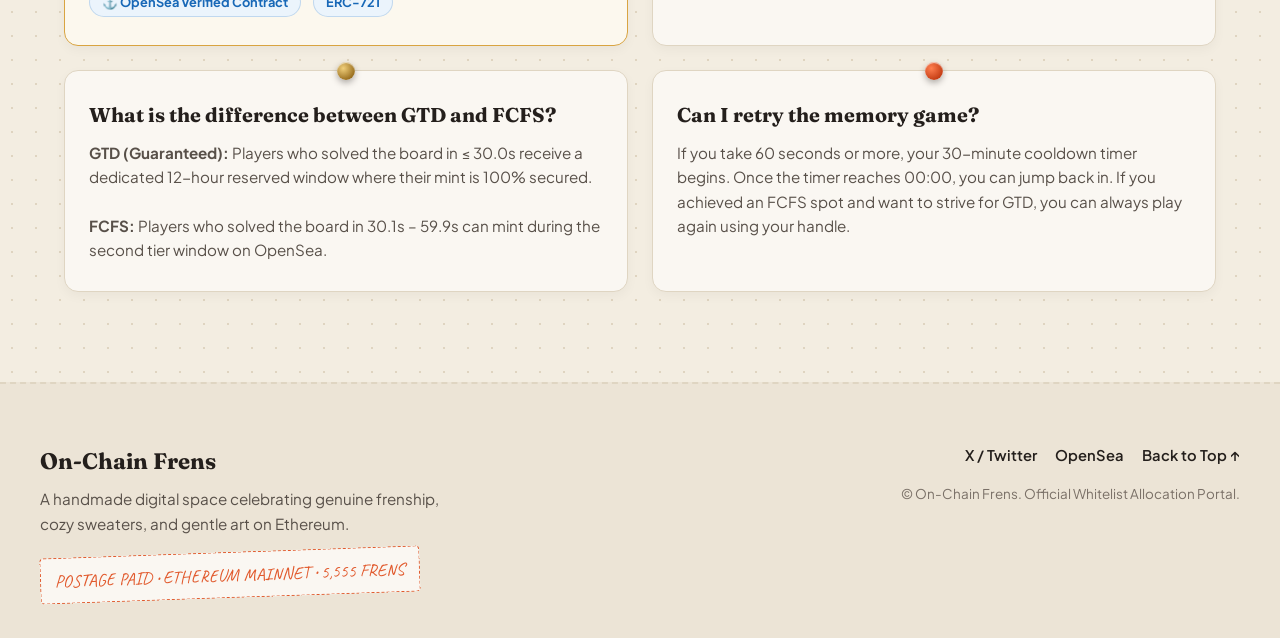
<file: index_template.html>
<!DOCTYPE html>
<html lang="en">
<head>
  <meta charset="UTF-8">
  <meta name="viewport" content="width=device-width, initial-scale=1, viewport-fit=cover">
  <title>On-Chain Frens — The Corkboard of Ethereum</title>
  <meta name="description" content="A warm, tactile collection of 5,555 handcrafted voxel frens on Ethereum. No terminal glitches, no gas wars — just frenship bracelets, Polaroids pinned to a board, and a memory game for your whitelist spot.">
  <link rel="stylesheet" href="style.css">
</head>
<body>

  <!-- ============================================================
       SITE HEADER & NAVIGATION
       ============================================================ -->
  <header class="site-header">
    <div class="header-inner">
      <div class="brand">
        <a href="#hero" class="brand-stamp">
          <span class="thread-knot">✦</span>
          On-Chain Frens
        </a>
        <span class="brand-tag">corkboard edition</span>
      </div>

      <nav class="site-nav">
        <ul class="nav-links">
          <li><a href="#manifesto" class="nav-link">Our Note</a></li>
          <li><a href="#game-section" class="nav-link">Whitelist Game</a></li>
          <li><a href="#gallery" class="nav-link">The Scrapbook</a></li>
          <li><a href="#mint-details" class="nav-link">Minting on OpenSea</a></li>
        </ul>
        <a href="https://opensea.io" target="_blank" rel="noopener noreferrer" class="nav-cta">
          <span>OpenSea Mint</span>
          <span class="arrow">↗</span>
        </a>
      </nav>
    </div>
  </header>

  <main>
    <!-- ============================================================
         HERO SECTION: "THE CORKBOARD, NOT THE TERMINAL"
         Asymmetric composition with pinned polaroids & connecting threads
         ============================================================ -->
    <section id="hero" class="hero-section">
      <!-- Woven Frenship Bracelet Ribbon Accent -->
      <div class="frenship-ribbon"></div>

      <div class="corkboard-grid">
        <!-- Connecting SVG Strings (deliberate load-in animation) -->
        <svg class="corkboard-strings" viewBox="0 0 1100 520" preserveAspectRatio="none" aria-hidden="true">
          <path class="thread-path" d="M 420 180 Q 560 90, 710 120 T 910 140" />
          <path class="thread-path orange" d="M 640 160 Q 690 320, 760 380" />
          <path class="thread-path gold" d="M 450 360 Q 600 420, 740 430" />
        </svg>

        <!-- Left / Tucked Headline & Note Composition -->
        <div class="hero-tucked-content">
          <div class="hero-hand-memo">
            <span>pinned note #01 &nbsp;·&nbsp; handmade for the web</span>
          </div>

          <h1 class="hero-title">
            Some frens you meet on the street.<br>
            Some you find on a <em>blockchain</em>.
          </h1>

          <p class="hero-subtitle">
            We made a warm, handcrafted collection of 5,555 voxel frens for people who still believe the internet can be gentle, creative, and playful. No roadmap promises, no tokens to stake — just real art, a memory game for your spot, and a place to hang out.
          </p>

          <div class="hero-memo-card">
            <div class="pushpin coral"></div>
            <p>
              <strong>Notice pinned to the board:</strong> No gas wars or spam contests here. Play our 60-second memory game below to claim a guaranteed (GTD) or first-come (FCFS) whitelist spot. Minting happens externally on OpenSea.
            </p>
          </div>

          <div class="hero-actions">
            <a href="#game-section" class="btn-cork-primary">
              <span>Play for Whitelist Spot</span>
              <span aria-hidden="true">↓</span>
            </a>
            <a href="#manifesto" class="btn-cork-secondary">
              <span>Read the frenship note</span>
              <span aria-hidden="true">→</span>
            </a>
          </div>
        </div>

        <!-- Right / Corkboard Polaroid Canvas (Real NFTs pinned to the board) -->
        <div class="hero-corkboard-canvas">
          <div class="polaroid-grid-cluster">
            
            <!-- Polaroid 1: Fren #1027 -->
            <div class="polaroid-item p-1">
              <div class="pushpin coral"></div>
              <div class="washi-tape top-left"></div>
              <div class="polaroid-photo-wrap">
                <img src="assets/NFTs%20On%20chain/1027.png" alt="Fren #1027 with pink hair and navy hoodie" width="1000" height="1000" loading="eager">
              </div>
              <div class="caption">Fren #1027 • night owl coder</div>
            </div>

            <!-- Polaroid 2: Fren #1029 -->
            <div class="polaroid-item p-2">
              <div class="pushpin green"></div>
              <div class="washi-tape top-right"></div>
              <div class="polaroid-photo-wrap">
                <img src="assets/NFTs%20On%20chain/1029.png" alt="Fren #1029 in blue polo on warm orange" width="1000" height="1000" loading="eager">
              </div>
              <div class="caption">Fren #1029 • coffee & chill</div>
            </div>

            <!-- Polaroid 3: Fren #850 -->
            <div class="polaroid-item p-3">
              <div class="pushpin brass"></div>
              <div class="polaroid-photo-wrap">
                <img src="assets/NFTs%20On%20chain/850.png" alt="Fren #0850 in ninja mask and black gi" width="1000" height="1000" loading="eager">
              </div>
              <div class="caption">Fren #0850 • stealth lurker</div>
            </div>

            <!-- Polaroid 4: Fren #2235 -->
            <div class="polaroid-item p-4">
              <div class="pushpin coral"></div>
              <div class="polaroid-photo-wrap">
                <img src="assets/NFTs%20On%20chain/2235.png" alt="Fren #2235 on amber background" width="1000" height="1000" loading="eager">
              </div>
              <div class="caption">Fren #2235 • weekend vibes</div>
            </div>

            <!-- Center pinned corkboard memo -->
            <div class="cluster-memo-tag">
              <span>✦ 5,555 Handcrafted Voxel Frens ✦</span>
            </div>

          </div>
        </div>
      </div>
    </section>

    <!-- ============================================================
         MANIFESTO SECTION: "THE CORKBOARD, NOT THE TERMINAL"
         Handmade zine cards & plainspoken warmth
         ============================================================ -->
    <section id="manifesto" class="manifesto-section">
      <div class="section-head">
        <span class="section-tag">the corkboard, not the terminal</span>
        <h2 class="section-title">A quiet return to what made the web sweet</h2>
        <p class="section-desc">
          We rejected typical Web3 clichés entirely: no dark terminal screens, no neon cyber glitz, no generic card kits. Just warm paper, frenship bracelets, and honest art.
        </p>
      </div>

      <div class="zine-spread">
        <div class="zine-card">
          <div class="pushpin coral"></div>
          <div class="zine-icon">☕</div>
          <h3>A gentler corner</h3>
          <p>
            Crypto got loud, fast, and anxious. We missed when the internet felt like sitting on the rug with your best fren, trading cassette tapes and drawing in margins while the kettle whistles.
          </p>
          <span class="margin-doodle">✎ slow down and stay a while</span>
        </div>

        <div class="zine-card">
          <div class="pushpin green"></div>
          <div class="zine-icon">🧶</div>
          <h3>Voxel frens on Ethereum</h3>
          <p>
            Every hoodie stitch, quirky haircut, stealth bandana, and playful color palette was crafted with genuine character. Block by block, made for people who appreciate warm digital craft.
          </p>
          <span class="margin-doodle">✦ 5,555 collection portraits</span>
        </div>

        <div class="zine-card">
          <div class="pushpin brass"></div>
          <div class="zine-icon">🪢</div>
          <h3>Fair allocation by memory</h3>
          <p>
            No bot farms sniping transactions. No paying for allowlists or grinding thousands of meaningless messages. You sit down, test your memory on 16 cards, and earn your spot directly.
          </p>
          <span class="margin-doodle">✓ free, playful, and human</span>
        </div>
      </div>
    </section>

    <!-- ============================================================
         WHITELIST GAME SECTION (THE SECOND HERO MOMENT)
         "Game pinned to the board — a tactile card, not a sterile app widget"
         ============================================================ -->
    <div id="game-section" class="wl-game-anchor"></div>
    <section class="wl-section">
      <div class="section-head">
        <span class="section-tag">the memory test</span>
        <h2 class="section-title">The Whitelist Game</h2>
        <p class="section-desc">
          Match 8 pairs of frens from our collection before the timer slips away. Your speed determines your whitelist allocation on OpenSea.
        </p>
      </div>

      <div class="game-board-mount">
        <div class="game-layout-grid">
          
          <!-- Left Column: Plain Language Rules & Tier Guide -->
          <div class="rules-pinned-note">
            <div class="pushpin coral"></div>
            <div class="washi-tape top-right"></div>
            
            <h2>How your spot is earned</h2>
            <p class="lead-text">
              We shuffled 8 random fren pairs onto a 4x4 card grid. Flip two tiles at a time to find their twin. The quicker your memory, the stronger your spot:
            </p>

            <div class="tier-breakdown">
              <div class="tier-item gtd-tier">
                <span class="tier-badge-label gtd">≤ 30.0s</span>
                <div class="tier-info">
                  <strong>GTD Whitelist Spot (Guaranteed)</strong>
                  <span>Solved in 30 seconds or less. Your spot is locked for the guaranteed mint window on OpenSea.</span>
                </div>
              </div>

              <div class="tier-item fcfs-tier">
                <span class="tier-badge-label fcfs">30.1s – 59.9s</span>
                <div class="tier-info">
                  <strong>FCFS Whitelist Spot</strong>
                  <span>Solved in under 60 seconds. You enter the first-come, first-served tier right behind GTD.</span>
                </div>
              </div>

              <div class="tier-item retry-tier">
                <span class="tier-badge-label retry">≥ 60.0s</span>
                <div class="tier-info">
                  <strong>30-Minute Cooldown</strong>
                  <span>Took 60 seconds or more. Rest your hands and tea cup — the board unlocks for a retry after 30 minutes.</span>
                </div>
              </div>
            </div>

            <p class="rules-hand-note">
              <span>✦</span> Every round draws a fresh random 8 from our 5,555-NFT collection pool.
            </p>
          </div>

          <!-- Right Column: Tactile Pinned Game Component -->
          <div class="game-mount-wrapper">
            <div class="pinned-game-envelope">
              <div class="pushpin brass"></div>

              <!-- ============================================================
                   EXACT GAME MARKUP — INTEGRATED AS-IS (RESTYLED ONLY)
                   ============================================================ -->
              <div class="wrap">

                <!-- ENTRY -->
                <div id="entry" class="screen active card">
                  <h1>On-Chain Frens</h1>
                  <p class="sub">Match all 8 pairs before time's up to earn your WL spot.<br>⤶ 30s = GTD &nbsp;·&nbsp; 30–60s = FCFS &nbsp;·&nbsp; 60s+ = try again later</p>
                  <label for="handle">Your X handle</label>
                  <input id="handle" placeholder="@yourname" autocomplete="off">
                  <button id="startBtn">Play</button>
                  <p class="hint" id="entryMsg"></p>
                </div>

                <!-- GAME -->
                <div id="game" class="screen card">
                  <div class="timerbar">
                    <div class="timer" id="timerDisplay">0.0s</div>
                    <div class="tierline">≤30s GTD &nbsp;|&nbsp; &lt;60s FCFS</div>
                  </div>
                  <div class="grid" id="grid"></div>
                </div>

                <!-- WIN -->
                <div id="win" class="screen card result">
                  <span class="badge" id="winBadge">GTD</span>
                  <h2 id="winTitle">You're in — GTD spot secured</h2>
                  <p class="time-read" id="winTime"></p>
                  <form id="winForm">
                    <label for="wHandle">X handle</label>
                    <input id="wHandle" readonly>
                    <label for="wEmail">Email (optional)</label>
                    <input id="wEmail" type="email" placeholder="you@example.com">
                    <label for="wWallet">Wallet address</label>
                    <input id="wWallet" placeholder="0x...">
                    <button type="submit">Submit</button>
                  </form>
                  <div class="formnote">Submitting records your spot and wallet address for the upcoming whitelist mint. Watch your X DMs for mint details.</div>
                </div>

                <!-- SUBMITTED -->
                <div id="submitted" class="screen card result">
                  <span class="badge gtd">Saved</span>
                  <h2>You're all set</h2>
                  <p class="small">We've recorded your spot and wallet. Watch your X DMs for mint details.</p>
                </div>

                <!-- LOST -->
                <div id="lost" class="screen card result">
                  <span class="badge lost">Not this time</span>
                  <h2>You lost the game</h2>
                  <p class="small" id="lostSub">Took 60 seconds or more. You can try again in:</p>
                  <div class="countdown" id="countdown">30:00</div>
                  <button id="retryBtn" disabled>Retry</button>
                </div>

              </div>
              <!-- END EXACT GAME MARKUP -->

            </div>
          </div>

        </div>
      </div>
    </section>

    <!-- ============================================================
         THE NEIGHBORHOOD SCRAPBOOK (GALLERY SHOWCASE)
         ============================================================ -->
    <section id="gallery" class="gallery-section">
      <div class="section-head">
        <span class="section-tag">the neighborhood</span>
        <h2 class="section-title">Meet a few frens from the collection</h2>
        <p class="section-desc">
          Every portrait has its own tiny story, favorite records, and cozy quirks. Here are a few pinned up on our studio board.
        </p>
      </div>

      <div class="gallery-grid" id="galleryGrid">
        <!-- Featured Fren 1 -->
        <div class="friend-scrapbook-card">
          <div class="pushpin coral"></div>
          <div class="friend-thumb">
            <img src="assets/NFTs%20On%20chain/1027.png" alt="Fren #1027" loading="lazy">
          </div>
          <div class="friend-info">
            <h4>Fren #1027</h4>
            <p class="friend-quirk">Pink hair icon. Night owl coder, listens to lo-fi beats, sips oat matcha.</p>
            <div class="friend-tags">
              <span class="friend-tag">#1027</span>
              <span class="friend-tag">Pink Hair</span>
              <span class="friend-tag">Navy Hoodie</span>
            </div>
          </div>
        </div>

        <!-- Featured Fren 2 -->
        <div class="friend-scrapbook-card">
          <div class="pushpin green"></div>
          <div class="friend-thumb">
            <img src="assets/NFTs%20On%20chain/850.png" alt="Fren #0850" loading="lazy">
          </div>
          <div class="friend-info">
            <h4>Fren #0850</h4>
            <p class="friend-quirk">Stealth ninja mask. Top-knot bun, silent Discord lurker, heart of pure gold.</p>
            <div class="friend-tags">
              <span class="friend-tag">#0850</span>
              <span class="friend-tag">Ninja Mask</span>
              <span class="friend-tag">Stealth Trait</span>
            </div>
          </div>
        </div>

        <!-- Featured Fren 3 -->
        <div class="friend-scrapbook-card">
          <div class="pushpin brass"></div>
          <div class="friend-thumb">
            <img src="assets/NFTs%20On%20chain/1029.png" alt="Fren #1029" loading="lazy">
          </div>
          <div class="friend-info">
            <h4>Fren #1029</h4>
            <p class="friend-quirk">Blue polo classic. Drinks pour-over coffee, presses wildflowers in books.</p>
            <div class="friend-tags">
              <span class="friend-tag">#1029</span>
              <span class="friend-tag">Blue Polo</span>
              <span class="friend-tag">Terracotta</span>
            </div>
          </div>
        </div>

        <!-- Featured Fren 4 -->
        <div class="friend-scrapbook-card">
          <div class="pushpin coral"></div>
          <div class="friend-thumb">
            <img src="assets/NFTs%20On%20chain/2235.png" alt="Fren #2235" loading="lazy">
          </div>
          <div class="friend-info">
            <h4>Fren #2235</h4>
            <p class="friend-quirk">Golden amber warmth. Takes long autumn walks, carries spare guitar picks.</p>
            <div class="friend-tags">
              <span class="friend-tag">#2235</span>
              <span class="friend-tag">Amber Mood</span>
              <span class="friend-tag">Autumn Vibes</span>
            </div>
          </div>
        </div>

        <!-- Featured Fren 5 -->
        <div class="friend-scrapbook-card">
          <div class="pushpin green"></div>
          <div class="friend-thumb">
            <img src="assets/NFTs%20On%20chain/1031.png" alt="Fren #1031" loading="lazy">
          </div>
          <div class="friend-info">
            <h4>Fren #1031</h4>
            <p class="friend-quirk">Crisp collar & glasses. Avid reader, hosts Sunday vinyl listening sessions.</p>
            <div class="friend-tags">
              <span class="friend-tag">#1031</span>
              <span class="friend-tag">Spectacles</span>
              <span class="friend-tag">Archivist</span>
            </div>
          </div>
        </div>

        <!-- Featured Fren 6 -->
        <div class="friend-scrapbook-card">
          <div class="pushpin brass"></div>
          <div class="friend-thumb">
            <img src="assets/NFTs%20On%20chain/865.png" alt="Fren #0865" loading="lazy">
          </div>
          <div class="friend-info">
            <h4>Fren #0865</h4>
            <p class="friend-quirk">Cozy sweatshirt fren. Bakes homemade cinnamon rolls for the whole squad.</p>
            <div class="friend-tags">
              <span class="friend-tag">#0865</span>
              <span class="friend-tag">Sweatshirt</span>
              <span class="friend-tag">Baker</span>
            </div>
          </div>
        </div>

        <!-- Featured Fren 7 -->
        <div class="friend-scrapbook-card">
          <div class="pushpin coral"></div>
          <div class="friend-thumb">
            <img src="assets/NFTs%20On%20chain/2252.png" alt="Fren #2252" loading="lazy">
          </div>
          <div class="friend-info">
            <h4>Fren #2252</h4>
            <p class="friend-quirk">Forest green jacket. Sketches moss patterns and tends to a tiny bonsai tree.</p>
            <div class="friend-tags">
              <span class="friend-tag">#2252</span>
              <span class="friend-tag">Botanist</span>
              <span class="friend-tag">Green Tone</span>
            </div>
          </div>
        </div>

        <!-- Featured Fren 8 -->
        <div class="friend-scrapbook-card">
          <div class="pushpin green"></div>
          <div class="friend-thumb">
            <img src="assets/NFTs%20On%20chain/1035.png" alt="Fren #1035" loading="lazy">
          </div>
          <div class="friend-info">
            <h4>Fren #1035</h4>
            <p class="friend-quirk">Bold teal hoodie. Skates through dusk, collects embroidered vintage patches.</p>
            <div class="friend-tags">
              <span class="friend-tag">#1035</span>
              <span class="friend-tag">Teal Hoodie</span>
              <span class="friend-tag">Skater</span>
            </div>
          </div>
        </div>
      </div>

      <div class="gallery-footer">
        <button id="shuffleBtn" class="btn-shuffle">
          <span>🎲 Shuffle frens from collection archives (5,555 NFTs)</span>
        </button>
      </div>
    </section>

    <!-- ============================================================
         MINT DETAILS & OPENSEA ALLOCATION SECTION (PLAIN ANSWERS)
         "No payment flow anywhere on the site — allocation only; mint happens externally on OpenSea"
         ============================================================ -->
    <section id="mint-details" class="mint-section">
      <div class="section-head">
        <span class="section-tag">plain answers & details</span>
        <h2 class="section-title">How minting works on OpenSea</h2>
        <p class="section-desc">
          Clear, straightforward facts. No hidden contract conditions, no wallet connections on this page.
        </p>
      </div>

      <div class="faq-board">
        <div class="faq-note highlighted">
          <div class="pushpin coral"></div>
          <h3>Where does minting happen?</h3>
          <p>
            <strong>Strictly on OpenSea.</strong> There is <em>zero payment flow</em> on this website. You will never be asked to connect a MetaMask wallet or approve a transaction here. We only record your Ethereum wallet address from the whitelist memory game to authorize your mint spot.
          </p>
          <div class="opensea-badge-row">
            <span class="opensea-pill">⚓ OpenSea Verified Contract</span>
            <span class="opensea-pill">ERC-721</span>
          </div>
        </div>

        <div class="faq-note">
          <div class="pushpin green"></div>
          <h3>What are the supply and mint details?</h3>
          <p>
            The collection consists of 5,555 unique portraits on the Ethereum network. Mint price is 0.008 ETH (accessible and friendly, about the price of two cups of coffee with a fren).
          </p>
        </div>

        <div class="faq-note">
          <div class="pushpin brass"></div>
          <h3>What is the difference between GTD and FCFS?</h3>
          <p>
            <strong>GTD (Guaranteed):</strong> Players who solved the board in ≤ 30.0s receive a dedicated 12-hour reserved window where their mint is 100% secured.<br><br>
            <strong>FCFS:</strong> Players who solved the board in 30.1s – 59.9s can mint during the second tier window on OpenSea.
          </p>
        </div>

        <div class="faq-note">
          <div class="pushpin coral"></div>
          <h3>Can I retry the memory game?</h3>
          <p>
            If you take 60 seconds or more, your 30-minute cooldown timer begins. Once the timer reaches 00:00, you can jump back in. If you achieved an FCFS spot and want to strive for GTD, you can always play again using your handle.
          </p>
        </div>
      </div>
    </section>
  </main>

  <!-- ============================================================
       POSTCARD FOOTER
       ============================================================ -->
  <footer class="site-footer">
    <div class="footer-inner">
      <div class="postcard-left">
        <h3>On-Chain Frens</h3>
        <p>
          A handmade digital space celebrating genuine frenship, cozy sweaters, and gentle art on Ethereum.
        </p>
        <div class="postcard-stamp">
          <span>POSTAGE PAID • ETHEREUM MAINNET • 5,555 FRENS</span>
        </div>
      </div>

      <div class="postcard-right">
        <div class="footer-links">
          <a href="https://x.com" target="_blank" rel="noopener noreferrer" class="footer-link">X / Twitter</a>
          <a href="https://opensea.io" target="_blank" rel="noopener noreferrer" class="footer-link">OpenSea</a>
          <a href="#hero" class="footer-link">Back to Top ↑</a>
        </div>
        <div class="copyright">
          © On-Chain Frens. Official Whitelist Allocation Portal.
        </div>
      </div>
    </div>
  </footer>

  <!-- ============================================================
       SCRAPBOOK SHUFFLE LOGIC
       ============================================================ -->
  <script>
    // Gallery shuffle logic drawing from collection files
    const allNftUrls = __JS_POOL__;
    const sampleBios = [
      { quirk: "Night owl coder, listens to lo-fi beats, sips oat matcha.", tags: ["Night Owl", "Coder", "Matcha"] },
      { quirk: "Stealth ninja mask, silent Discord lurker, heart of pure gold.", tags: ["Stealth", "Lurker", "Ninja"] },
      { quirk: "Drinks pour-over coffee, presses wildflowers in old books.", tags: ["Coffee", "Books", "Chill"] },
      { quirk: "Takes long autumn walks, carries spare guitar picks.", tags: ["Autumn", "Acoustic", "Vibes"] },
      { quirk: "Avid reader, hosts Sunday vinyl listening sessions.", tags: ["Vinyl", "Reader", "Archivist"] },
      { quirk: "Bakes homemade cinnamon rolls for the whole squad.", tags: ["Baker", "Cozy", "Sweet"] },
      { quirk: "Sketches moss patterns and tends to a tiny bonsai tree.", tags: ["Botanist", "Moss", "Nature"] },
      { quirk: "Skates through dusk, collects embroidered vintage patches.", tags: ["Skater", "Patches", "Dusk"] },
      { quirk: "Plays indie synth tunes, trades frenship bracelets.", tags: ["Synth", "Bracelets", "Retro"] },
      { quirk: "Thrift store specialist, wears corduroy and smiles warmly.", tags: ["Vintage", "Corduroy", "Warm"] }
    ];

    const pins = ["coral", "green", "brass"];
    document.getElementById('shuffleBtn').onclick = () => {
      const grid = document.getElementById('galleryGrid');
      const shuffled = [...allNftUrls].sort(() => Math.random() - 0.5).slice(0, 8);
      grid.innerHTML = "";
      shuffled.forEach((url, idx) => {
        const frenIdMatch = url.match(/(\d+)\.png/);
        const frenNum = frenIdMatch ? frenIdMatch[1] : (idx + 1);
        const bio = sampleBios[idx % sampleBios.length];
        const pin = pins[idx % pins.length];
        const card = document.createElement('div');
        card.className = 'friend-scrapbook-card';
        card.innerHTML = `
          <div class="pushpin ${pin}"></div>
          <div class="friend-thumb">
            <img src="${url}" alt="Fren #${frenNum}" loading="lazy">
          </div>
          <div class="friend-info">
            <h4>Fren #${frenNum}</h4>
            <p class="friend-quirk">${bio.quirk}</p>
            <div class="friend-tags">
              <span class="friend-tag">#${frenNum}</span>
              ${bio.tags.map(t => `<span class="friend-tag">${t}</span>`).join('')}
            </div>
          </div>
        `;
        grid.appendChild(card);
      });
    };
  </script>

  <!-- ============================================================
       GAME CODE — INTEGRATE AS-IS, RESTYLE ONLY
       Preserves 100% of underlying logic, handlers, timers and storage.
       ============================================================ -->
  <script>
  /* ---------- Whitelist Game Allocation Logic ---------- */
  const COOLDOWN_MS = 30 * 60 * 1000;

  /* NFT_POOL: drawing from collection's real NFT image URLs */
  const NFT_POOL = __JS_POOL__;

  function pickRoundSet(){
    // Fresh random 8 from the pool every round, so the set differs each playthrough.
    const shuffled = [...NFT_POOL].sort(() => Math.random() - 0.5);
    return shuffled.slice(0, 8);
  }

  const screens = {};
  document.querySelectorAll('.screen').forEach(s => screens[s.id] = s);
  function show(id){ Object.values(screens).forEach(s=>s.classList.remove('active')); screens[id].classList.add('active'); }

  let handle = "";
  let tiles = [];
  let firstPick = null, lock = false, matches = 0;
  let startTime = null, tickInterval = null;
  let flipLog = [];

  function cooldownKey(h){ return "ocf_cooldown_" + h.toLowerCase(); }

  document.getElementById('startBtn').onclick = () => {
    const raw = document.getElementById('handle').value.trim();
    if(!raw){ document.getElementById('entryMsg').textContent = "Enter your X handle to play."; return; }
    handle = raw.startsWith('@') ? raw : '@' + raw;

    const until = Number(localStorage.getItem(cooldownKey(handle)) || 0);
    if(until > Date.now()){
      enterLost(until);
      return;
    }
    startGame();
  };

  function startGame(){
    matches = 0; firstPick = null; lock = false; flipLog = []; startTime = null;
    const roundSet = pickRoundSet(); // 8 NFTs, different draw every round
    const deck = [...roundSet, ...roundSet]
      .map(src => ({face:src, matched:false}))
      .sort(() => Math.random() - 0.5);
    tiles = deck;

    const grid = document.getElementById('grid');
    grid.innerHTML = "";
    tiles.forEach((t, i) => {
      const el = document.createElement('div');
      el.className = 'tile';
      el.dataset.index = i;
      el.innerHTML = `<img class="face" src="${t.face}" alt=""><span class="back">✦</span>`;
      el.onclick = () => flip(i, el);
      grid.appendChild(el);
    });

    document.getElementById('timerDisplay').textContent = "0.0s";
    show('game');
  }

  function flip(i, el){
    if(lock || tiles[i].matched || el.classList.contains('flipped')) return;

    if(startTime === null){
      startTime = Date.now();
      tickInterval = setInterval(updateTimer, 100);
    }
    flipLog.push(Date.now());

    el.classList.add('flipped');

    if(firstPick === null){
      firstPick = {i, el};
      return;
    }

    lock = true;
    const second = {i, el};
    if(tiles[firstPick.i].face === tiles[second.i].face){
      tiles[firstPick.i].matched = true;
      tiles[second.i].matched = true;
      firstPick.el.classList.add('matched');
      second.el.classList.add('matched');
      matches++;
      firstPick = null; lock = false;
      if(matches === 8) finishGame();
    } else {
      setTimeout(() => {
        firstPick.el.classList.remove('flipped');
        second.el.classList.remove('flipped');
        firstPick = null; lock = false;
      }, 500);
    }
  }

  function updateTimer(){
    const elapsed = (Date.now() - startTime) / 1000;
    document.getElementById('timerDisplay').textContent = elapsed.toFixed(1) + "s";
    if(elapsed >= 60){
      clearInterval(tickInterval);
      finishGame(true);
    }
  }

  function finishGame(timedOut){
    clearInterval(tickInterval);
    const endTime = Date.now();
    const elapsedSec = (endTime - startTime) / 1000;

    if(elapsedSec <= 30 && !timedOut){
      enterWin('gtd', elapsedSec);
    } else if(elapsedSec < 60 && !timedOut){
      enterWin('fcfs', elapsedSec);
    } else {
      const until = Date.now() + COOLDOWN_MS;
      localStorage.setItem(cooldownKey(handle), String(until));
      enterLost(until);
    }
  }

  function enterWin(tier, elapsedSec){
    const badge = document.getElementById('winBadge');
    const title = document.getElementById('winTitle');
    if(tier === 'gtd'){
      badge.textContent = "GTD"; badge.className = "badge gtd";
      title.textContent = "You're in — GTD spot secured";
    } else {
      badge.textContent = "FCFS"; badge.className = "badge fcfs";
      title.textContent = "Nice — you've earned an FCFS spot";
    }
    document.getElementById('winTime').textContent = "Solved in " + elapsedSec.toFixed(1) + "s";
    document.getElementById('wHandle').value = handle;
    show('win');
  }

  document.getElementById('winForm').onsubmit = (e) => {
    e.preventDefault();
    const wallet = document.getElementById('wWallet').value.trim();
    if(!wallet){ return; }
    // Record winner spot and wallet address for whitelist
    show('submitted');
  };

  let countdownInterval = null;
  function enterLost(until){
    show('lost');
    document.getElementById('retryBtn').disabled = true;
    clearInterval(countdownInterval);
    countdownInterval = setInterval(() => {
      const remaining = until - Date.now();
      if(remaining <= 0){
        clearInterval(countdownInterval);
        document.getElementById('countdown').textContent = "00:00";
        document.getElementById('lostSub').textContent = "You can try again now.";
        document.getElementById('retryBtn').disabled = false;
        return;
      }
      const m = Math.floor(remaining / 60000);
      const s = Math.floor((remaining % 60000) / 1000);
      document.getElementById('countdown').textContent =
        String(m).padStart(2,'0') + ":" + String(s).padStart(2,'0');
    }, 250);
  }

  document.getElementById('retryBtn').onclick = () => {
    localStorage.removeItem(cooldownKey(handle));
    startGame();
  };
  </script>
</body>
</html>
</file>
<file: style.css>
/* ============================================================
   ON-CHAIN FRENS — "THE CORKBOARD, NOT THE TERMINAL"
   A warm, tactile, handmade visual system for Ethereum frens.
   ============================================================ */

@import url('https://fonts.googleapis.com/css2?family=Caveat:wght@600;700&family=Fraunces:ital,opsz,wght@0,9..144,400;0,9..144,600;0,9..144,700;0,9..144,800;1,9..144,400&family=Plus+Jakarta+Sans:wght@400;500;600;700&display=swap');

:root {
  /* Site Aesthetic Palette (Warm paper-toned base, not stark white, not black) */
  --base: #F3EDE1;          /* Aged paper cream */
  --base-warm: #EAE1D2;     /* Deeper craft paper */
  --base-darker: #DFD4C0;   /* Shadow craft card */
  --paper: #FAF7F2;         /* Clean handmade paper / polaroid frame */
  --paper-card: #FCFAF6;    /* Cardstock surface */
  --ink: #241F1C;           /* Soft near-black ink, high contrast */
  --ink-secondary: #585049; /* Pencil graphite / secondary copy */
  --ink-muted: #7A7067;     /* Soft notes / captions */
  --ink-faint: #A69C91;     /* Subtle sketch marks */
  --line-craft: #DFD5C2;    /* Cardboard edge */
  --line-stitch: #CEBFAB;   /* Stitched thread border */

  /* Frenship Accents */
  --accent-a: #E1592C;      /* Frenship-bracelet orange/red */
  --accent-a-soft: #F9E5DF; /* Pale terracotta wash */
  --accent-b: #3F6D5A;      /* Thread green */
  --accent-b-soft: #DFECE5; /* Pale moss wash */
  --accent-c: #D9A441;      /* Mustard / gold */
  --accent-c-soft: #F7EECD; /* Pale mustard wash */

  /* Typography */
  --font-serif: 'Fraunces', Georgia, serif;
  --font-sans: 'Plus Jakarta Sans', -apple-system, BlinkMacSystemFont, "Segoe UI", Roboto, sans-serif;
  --font-hand: 'Caveat', cursive, sans-serif;

  /* Game scoped tokens (re-skinned to corkboard system) */
  --bg: #F3EDE1;
  --panel: #FAF7F2;
  --line: #DFD5C2;
  --text: #241F1C;
  --muted: #6B625B;
  --gtd: #2F694F;
  --fcfs: #B87B14;
  --lost: #D44722;
  --accent: #E1592C;

  /* Layout */
  --max-w: 1200px;
  --radius-sm: 8px;
  --radius-md: 14px;
  --radius-lg: 20px;
}

/* Base Reset & Document */
*, *::before, *::after {
  box-sizing: border-box;
}

html {
  scroll-behavior: smooth;
  font-size: 16px;
  height: 100%;
}

body {
  margin: 0;
  min-height: 100%;
  background-color: var(--base);
  /* Organic tactile paper speckle */
  background-image: 
    radial-gradient(var(--base-darker) 0.75px, transparent 0.75px),
    radial-gradient(var(--line-stitch) 0.5px, transparent 0.5px);
  background-size: 24px 24px, 48px 48px;
  background-position: 0 0, 12px 12px;
  color: var(--ink);
  font-family: var(--font-sans);
  line-height: 1.6;
  -webkit-font-smoothing: antialiased;
  -moz-osx-font-smoothing: grayscale;
  overflow-x: hidden;
}

/* Selection & Focus */
::selection {
  background-color: var(--accent-c-soft);
  color: var(--ink);
}

:focus-visible {
  outline: 2.5px solid var(--accent-a);
  outline-offset: 3px;
}

/* Links & Buttons */
a {
  color: inherit;
  text-decoration: none;
}

/* ============================================================
   HEADER & NAVIGATION
   ============================================================ */
.site-header {
  position: sticky;
  top: 0;
  z-index: 100;
  background: rgba(243, 237, 225, 0.94);
  backdrop-filter: blur(8px);
  -webkit-backdrop-filter: blur(8px);
  border-bottom: 1px solid var(--line-craft);
  padding: 14px 24px;
}

.header-inner {
  max-width: var(--max-w);
  margin: 0 auto;
  display: flex;
  align-items: center;
  justify-content: space-between;
  gap: 20px;
}

.brand {
  display: flex;
  align-items: center;
  gap: 12px;
}

.brand-stamp {
  font-family: var(--font-serif);
  font-size: 1.4rem;
  font-weight: 700;
  letter-spacing: -0.02em;
  color: var(--ink);
  display: flex;
  align-items: center;
  gap: 8px;
}

.brand-stamp .thread-knot {
  display: inline-block;
  color: var(--accent-a);
  font-size: 1.15rem;
}

.brand-tag {
  display: inline-block;
  font-family: var(--font-hand);
  font-size: 1.05rem;
  color: var(--accent-b);
  background: var(--accent-b-soft);
  padding: 2px 10px;
  border-radius: 999px;
  transform: rotate(-1.5deg);
  border: 1px dashed rgba(63, 109, 90, 0.4);
}

.site-nav {
  display: flex;
  align-items: center;
  gap: 28px;
}

.nav-links {
  display: flex;
  list-style: none;
  margin: 0;
  padding: 0;
  gap: 22px;
}

.nav-link {
  font-size: 0.95rem;
  font-weight: 500;
  color: var(--ink-secondary);
  transition: color 0.15s ease;
  position: relative;
  padding: 4px 0;
}

.nav-link:hover {
  color: var(--accent-a);
}

.nav-link::after {
  content: '';
  position: absolute;
  bottom: 0;
  left: 0;
  width: 0%;
  height: 2px;
  background-color: var(--accent-a);
  transition: width 0.2s ease;
}

.nav-link:hover::after {
  width: 100%;
}

.nav-cta {
  display: inline-flex;
  align-items: center;
  gap: 6px;
  background-color: var(--paper);
  color: var(--ink);
  border: 1.5px solid var(--ink);
  padding: 8px 16px;
  border-radius: 999px;
  font-size: 0.9rem;
  font-weight: 600;
  box-shadow: 2px 2px 0 var(--ink);
  transition: transform 0.12s ease, box-shadow 0.12s ease;
}

.nav-cta:hover {
  transform: translate(-1px, -1px);
  box-shadow: 3px 3px 0 var(--ink);
}

.nav-cta:active {
  transform: translate(1px, 1px);
  box-shadow: 1px 1px 0 var(--ink);
}

.nav-cta .arrow {
  color: var(--accent-a);
}

/* ============================================================
   CORKBOARD HERO SECTION
   ============================================================ */
.hero-section {
  position: relative;
  padding: 50px 24px 80px;
  max-width: var(--max-w);
  margin: 0 auto;
}

/* Woven Frenship Ribbon Border */
.friendship-ribbon,
.frenship-ribbon {
  height: 8px;
  width: 100%;
  background: repeating-linear-gradient(
    45deg,
    var(--accent-a),
    var(--accent-a) 12px,
    var(--accent-c) 12px,
    var(--accent-c) 24px,
    var(--accent-b) 24px,
    var(--accent-b) 36px,
    var(--base-warm) 36px,
    var(--base-warm) 48px
  );
  opacity: 0.85;
  border-radius: 4px;
  margin-bottom: 40px;
}

.corkboard-grid {
  position: relative;
  display: grid;
  grid-template-columns: 1.05fr 1.05fr;
  gap: 40px;
  align-items: center;
}

/* SVG Connecting Thread Lines across the board */
.corkboard-strings {
  position: absolute;
  top: 0;
  left: 0;
  width: 100%;
  height: 100%;
  pointer-events: none;
  z-index: 1;
}

.thread-path {
  fill: none;
  stroke: var(--accent-b);
  stroke-width: 1.8;
  stroke-linecap: round;
  stroke-linejoin: round;
  stroke-dasharray: 8 5;
  opacity: 0.75;
  stroke-dashoffset: 1000;
  animation: stringDraw 1.4s cubic-bezier(0.16, 1, 0.3, 1) forwards;
}

.thread-path.orange {
  stroke: var(--accent-a);
  stroke-dasharray: 6 4;
  animation-delay: 0.2s;
}

.thread-path.gold {
  stroke: var(--accent-c);
  stroke-dasharray: none;
  stroke-width: 1.2;
  animation-delay: 0.4s;
}

@keyframes stringDraw {
  0% {
    stroke-dashoffset: 1000;
    opacity: 0;
  }
  30% {
    opacity: 0.85;
  }
  100% {
    stroke-dashoffset: 0;
    opacity: 0.75;
  }
}

/* Tucked Headline & Note Composition */
.hero-tucked-content {
  position: relative;
  z-index: 5;
  animation: boardSettle 0.9s cubic-bezier(0.2, 0.8, 0.2, 1) forwards;
}

.hero-hand-memo {
  display: inline-flex;
  align-items: center;
  gap: 8px;
  background: var(--accent-c-soft);
  color: var(--ink);
  border: 1px dashed var(--accent-c);
  padding: 6px 14px;
  border-radius: 4px;
  font-family: var(--font-hand);
  font-size: 1.15rem;
  font-weight: 700;
  margin-bottom: 20px;
  box-shadow: 2px 2px 0 rgba(36, 31, 28, 0.05);
  transform: rotate(-1.5deg);
}

.hero-title {
  font-family: var(--font-serif);
  font-size: clamp(2.3rem, 3.8vw, 3.5rem);
  line-height: 1.14;
  letter-spacing: -0.025em;
  font-weight: 800;
  color: var(--ink);
  margin: 0 0 20px;
}

.hero-title em {
  font-style: italic;
  color: var(--accent-a);
  font-weight: 700;
}

.hero-subtitle {
  font-size: 1.1rem;
  line-height: 1.65;
  color: var(--ink-secondary);
  margin: 0 0 28px;
  max-width: 520px;
}

/* Pinned Note / Bulletin Callout */
.hero-memo-card {
  background: var(--paper);
  border: 1px solid var(--line-craft);
  border-left: 4px solid var(--accent-b);
  border-radius: var(--radius-sm);
  padding: 16px 20px;
  margin-bottom: 30px;
  box-shadow: 0 4px 12px rgba(36, 31, 28, 0.04);
  position: relative;
  max-width: 500px;
}

.hero-memo-card p {
  margin: 0;
  font-size: 0.95rem;
  color: var(--ink-secondary);
}

.hero-memo-card strong {
  color: var(--ink);
}

.hero-actions {
  display: flex;
  align-items: center;
  flex-wrap: wrap;
  gap: 16px;
}

.btn-cork-primary {
  display: inline-flex;
  align-items: center;
  gap: 10px;
  background-color: var(--accent-a);
  color: #FFFFFF;
  padding: 14px 26px;
  border-radius: 12px;
  font-size: 1.02rem;
  font-weight: 600;
  border: 1.5px solid #BD431B;
  box-shadow: 0 3px 0 #9E3210, 0 8px 18px rgba(225, 89, 44, 0.25);
  cursor: pointer;
  transition: transform 0.12s ease, box-shadow 0.12s ease;
}

.btn-cork-primary:hover {
  transform: translateY(-2px);
  box-shadow: 0 5px 0 #9E3210, 0 12px 24px rgba(225, 89, 44, 0.3);
}

.btn-cork-primary:active {
  transform: translateY(2px);
  box-shadow: 0 1px 0 #9E3210, 0 4px 10px rgba(225, 89, 44, 0.2);
}

.btn-cork-secondary {
  display: inline-flex;
  align-items: center;
  gap: 8px;
  background-color: var(--paper);
  color: var(--ink);
  padding: 14px 22px;
  border-radius: 12px;
  font-size: 1rem;
  font-weight: 600;
  border: 1.5px solid var(--line-stitch);
  box-shadow: 0 3px 0 var(--line-craft);
  transition: transform 0.12s ease, border-color 0.15s ease;
}

.btn-cork-secondary:hover {
  transform: translateY(-2px);
  border-color: var(--ink-muted);
}

.btn-cork-secondary:active {
  transform: translateY(2px);
}

/* ============================================================
   ASSET PUSHPINS & WASHI TAPE
   ============================================================ */
.pushpin {
  position: absolute;
  top: -9px;
  left: 50%;
  transform: translateX(-50%);
  width: 18px;
  height: 18px;
  border-radius: 50%;
  z-index: 10;
  box-shadow: 0 3px 6px rgba(36, 31, 28, 0.35), inset 0 1px 1px rgba(255, 255, 255, 0.7);
}

.pushpin.coral {
  background: radial-gradient(circle at 35% 35%, #FF7F50, #C23A12 75%);
}

.pushpin.green {
  background: radial-gradient(circle at 35% 35%, #59A384, #26553F 75%);
}

.pushpin.brass {
  background: radial-gradient(circle at 35% 35%, #F0CE7A, #966B1B 75%);
}

.washi-tape {
  position: absolute;
  height: 20px;
  width: 70px;
  background: repeating-linear-gradient(
    -45deg,
    rgba(225, 89, 44, 0.18),
    rgba(225, 89, 44, 0.18) 5px,
    rgba(250, 247, 242, 0.65) 5px,
    rgba(250, 247, 242, 0.65) 10px
  );
  box-shadow: 0 1px 3px rgba(36, 31, 28, 0.08);
  opacity: 0.85;
  z-index: 10;
}

.washi-tape.top-right {
  top: -10px;
  right: -12px;
  transform: rotate(18deg);
}

.washi-tape.top-left {
  top: -10px;
  left: -12px;
  transform: rotate(-18deg);
}

/* ============================================================
   HERO POLAROID COMPOSITION (ASYMMETRIC & TACTILE)
   Clean 2x2 corkboard cluster with real NFT voxel art
   ============================================================ */
.hero-corkboard-canvas {
  position: relative;
  z-index: 4;
  display: flex;
  align-items: center;
  justify-content: center;
  padding: 10px;
}

.polaroid-grid-cluster {
  display: grid;
  grid-template-columns: repeat(2, 1fr);
  gap: 24px;
  max-width: 500px;
  width: 100%;
  position: relative;
}

/* Individual Polaroid Frame */
.polaroid-item {
  background: var(--paper);
  border: 1px solid var(--line-craft);
  border-radius: 4px;
  padding: 12px 12px 34px 12px;
  box-shadow: 
    0 4px 14px rgba(36, 31, 28, 0.08),
    0 1px 3px rgba(36, 31, 28, 0.05);
  position: relative;
  transition: transform 0.25s ease, box-shadow 0.25s ease;
  cursor: default;
}

.polaroid-item:hover {
  z-index: 8;
  box-shadow: 0 8px 24px rgba(36, 31, 28, 0.14);
}

/* Fixed square photo container */
.polaroid-photo-wrap {
  width: 100%;
  aspect-ratio: 1 / 1;
  overflow: hidden;
  border-radius: 3px;
  border: 1px solid rgba(36, 31, 28, 0.08);
  background: #EAE2D5;
}

.polaroid-photo-wrap img {
  width: 100%;
  height: 100%;
  object-fit: cover;
  image-rendering: pixelated; /* Crisp voxel art rendering */
  display: block;
}

.polaroid-item .caption {
  position: absolute;
  bottom: 8px;
  left: 10px;
  right: 10px;
  text-align: center;
  font-family: var(--font-hand);
  font-size: 1.15rem;
  font-weight: 700;
  color: var(--ink-secondary);
  white-space: nowrap;
  overflow: hidden;
  text-overflow: ellipsis;
}

/* Gentle tilts */
.polaroid-item.p-1 {
  transform: rotate(-3deg);
  animation: boardSettle1 0.8s cubic-bezier(0.2, 0.8, 0.2, 1) forwards;
}

.polaroid-item.p-2 {
  transform: rotate(2.8deg);
  animation: boardSettle2 0.9s cubic-bezier(0.2, 0.8, 0.2, 1) forwards;
}

.polaroid-item.p-3 {
  transform: rotate(2.2deg);
  animation: boardSettle3 1s cubic-bezier(0.2, 0.8, 0.2, 1) forwards;
}

.polaroid-item.p-4 {
  transform: rotate(-2.4deg);
  animation: boardSettle4 1.1s cubic-bezier(0.2, 0.8, 0.2, 1) forwards;
}

/* Center Pinned Memo Tag */
.cluster-memo-tag {
  position: absolute;
  top: 50%;
  left: 50%;
  transform: translate(-50%, -50%) rotate(-4deg);
  background: #FFF8E6;
  border: 1px solid #E6D8A8;
  padding: 6px 12px;
  border-radius: 4px;
  box-shadow: 0 4px 10px rgba(36, 31, 28, 0.1);
  font-family: var(--font-hand);
  font-size: 1.05rem;
  font-weight: 700;
  color: var(--ink);
  z-index: 10;
  pointer-events: none;
  white-space: nowrap;
}

/* Page load settling animations */
@keyframes boardSettle {
  0% { opacity: 0; transform: translateY(14px); }
  100% { opacity: 1; transform: translateY(0); }
}

@keyframes boardSettle1 {
  0% { opacity: 0; transform: translateY(18px) rotate(-1deg); }
  100% { opacity: 1; transform: translateY(0) rotate(-3deg); }
}

@keyframes boardSettle2 {
  0% { opacity: 0; transform: translateY(22px) rotate(1deg); }
  100% { opacity: 1; transform: translateY(0) rotate(2.8deg); }
}

@keyframes boardSettle3 {
  0% { opacity: 0; transform: translateY(25px) rotate(0deg); }
  100% { opacity: 1; transform: translateY(0) rotate(2.2deg); }
}

@keyframes boardSettle4 {
  0% { opacity: 0; transform: translateY(28px) rotate(-1deg); }
  100% { opacity: 1; transform: translateY(0) rotate(-2.4deg); }
}

/* ============================================================
   MANIFESTO / ABOUT SECTION ("THE FRIENDSHIP ZINE")
   ============================================================ */
.manifesto-section {
  padding: 70px 24px;
  max-width: var(--max-w);
  margin: 0 auto;
  position: relative;
}

.section-head {
  text-align: center;
  max-width: 640px;
  margin: 0 auto 46px;
}

.section-tag {
  display: inline-block;
  font-family: var(--font-hand);
  font-size: 1.3rem;
  color: var(--accent-a);
  margin-bottom: 8px;
}

.section-title {
  font-family: var(--font-serif);
  font-size: clamp(2rem, 3.2vw, 2.7rem);
  font-weight: 700;
  letter-spacing: -0.02em;
  color: var(--ink);
  margin: 0 0 16px;
}

.section-desc {
  font-size: 1.1rem;
  color: var(--ink-secondary);
  line-height: 1.6;
  margin: 0;
}

.zine-spread {
  display: grid;
  grid-template-columns: repeat(3, 1fr);
  gap: 28px;
  margin-top: 20px;
}

.zine-card {
  background: var(--paper);
  border: 1px solid var(--line-craft);
  border-radius: var(--radius-md);
  padding: 32px 26px;
  position: relative;
  box-shadow: 0 4px 14px rgba(36, 31, 28, 0.04);
  transition: transform 0.15s ease;
}

.zine-card:nth-child(1) {
  transform: rotate(-0.75deg);
}

.zine-card:nth-child(2) {
  transform: rotate(0.6deg);
}

.zine-card:nth-child(3) {
  transform: rotate(-0.5deg);
}

.zine-icon {
  font-size: 2rem;
  margin-bottom: 16px;
  display: inline-block;
}

.zine-card h3 {
  font-family: var(--font-serif);
  font-size: 1.35rem;
  font-weight: 700;
  margin: 0 0 12px;
  color: var(--ink);
}

.zine-card p {
  color: var(--ink-secondary);
  font-size: 0.96rem;
  line-height: 1.65;
  margin: 0 0 14px;
}

.margin-doodle {
  font-family: var(--font-hand);
  font-size: 1.1rem;
  color: var(--accent-b);
  display: block;
}

/* ============================================================
   WHITELIST GAME SECTION (THE SECOND HERO MOMENT)
   "Pinned to the board — a tactile card, not a sterile app widget"
   ============================================================ */
.wl-game-anchor {
  scroll-margin-top: 80px;
}

.wl-section {
  padding: 70px 24px 90px;
  max-width: var(--max-w);
  margin: 0 auto;
  position: relative;
}

.game-board-mount {
  background: #EAE0D0;
  border: 2px dashed var(--line-stitch);
  border-radius: var(--radius-lg);
  padding: 44px 34px;
  position: relative;
  box-shadow: inset 0 2px 8px rgba(36, 31, 28, 0.05);
}

.game-layout-grid {
  display: grid;
  grid-template-columns: 1fr 1.1fr;
  gap: 36px;
  align-items: start;
}

/* Left Column: Plain-spoken Game Guide Note */
.rules-pinned-note {
  background: var(--paper-card);
  border: 1px solid var(--line-craft);
  border-radius: var(--radius-md);
  padding: 34px 28px;
  box-shadow: 0 8px 24px rgba(36, 31, 28, 0.06);
  position: relative;
  transform: rotate(-1deg);
}

.rules-pinned-note h2 {
  font-family: var(--font-serif);
  font-size: 1.85rem;
  letter-spacing: -0.02em;
  margin: 0 0 12px;
  color: var(--ink);
}

.rules-pinned-note .lead-text {
  color: var(--ink-secondary);
  font-size: 1.02rem;
  line-height: 1.6;
  margin-bottom: 22px;
}

/* Plain Language Tiers */
.tier-breakdown {
  display: flex;
  flex-direction: column;
  gap: 14px;
  margin-bottom: 26px;
}

.tier-item {
  display: flex;
  align-items: flex-start;
  gap: 14px;
  padding: 12px 14px;
  background: #F8F3EA;
  border-radius: var(--radius-sm);
  border-left: 4px solid transparent;
}

.tier-item.gtd-tier {
  border-left-color: var(--accent-b);
}

.tier-item.fcfs-tier {
  border-left-color: var(--accent-c);
}

.tier-item.retry-tier {
  border-left-color: var(--accent-a);
}

.tier-badge-label {
  display: inline-block;
  padding: 3px 10px;
  border-radius: 6px;
  font-size: 0.78rem;
  font-weight: 700;
  text-transform: uppercase;
  letter-spacing: 0.04em;
  white-space: nowrap;
}

.tier-badge-label.gtd {
  background: var(--accent-b-soft);
  color: var(--gtd);
}

.tier-badge-label.fcfs {
  background: var(--accent-c-soft);
  color: #946006;
}

.tier-badge-label.retry {
  background: var(--accent-a-soft);
  color: var(--lost);
}

.tier-info strong {
  display: block;
  font-size: 0.96rem;
  color: var(--ink);
}

.tier-info span {
  font-size: 0.85rem;
  color: var(--ink-secondary);
  line-height: 1.4;
}

.rules-hand-note {
  font-family: var(--font-hand);
  font-size: 1.25rem;
  color: var(--accent-b);
  line-height: 1.4;
  margin: 0;
  display: flex;
  align-items: center;
  gap: 8px;
}

/* Right Column: The Pinned Game Container */
.game-mount-wrapper {
  position: relative;
  display: flex;
  justify-content: center;
}

.pinned-game-envelope {
  position: relative;
  width: 100%;
  max-width: 480px;
}

/* ============================================================
   WHITELIST GAME STYLING
   Preserves 100% exact game markup, selectors & logic.
   Re-styles the visual surface to the corkboard system.
   ============================================================ */
.wrap {
  width: 100%;
  max-width: 480px;
  margin: 0 auto;
}

.card {
  background: var(--panel);
  border: 1.5px solid var(--line);
  border-radius: 16px;
  padding: 30px 24px;
  text-align: center;
  box-shadow: 
    0 4px 0 var(--base-darker),
    0 12px 28px rgba(36, 31, 28, 0.08);
  position: relative;
  transition: box-shadow 0.2s ease;
}

.card h1 {
  font-family: var(--font-serif);
  font-size: 1.65rem;
  margin: 0 0 6px;
  letter-spacing: -0.02em;
  color: var(--text);
  font-weight: 700;
}

.sub {
  color: var(--muted);
  font-size: 0.92rem;
  margin: 0 0 22px;
  line-height: 1.5;
  font-family: var(--font-sans);
}

label {
  display: block;
  text-align: left;
  font-size: 0.85rem;
  font-weight: 600;
  color: var(--muted);
  margin-bottom: 6px;
}

input {
  width: 100%;
  padding: 13px 15px;
  border-radius: 10px;
  border: 1.5px solid var(--line);
  background: #FFFFFF;
  color: var(--text);
  font-size: 1rem;
  margin-bottom: 14px;
  font-family: var(--font-sans);
  transition: border-color 0.15s ease, box-shadow 0.15s ease;
}

input:focus {
  outline: none;
  border-color: var(--accent);
  box-shadow: 0 0 0 3px var(--accent-a-soft);
}

input::placeholder {
  color: #ADA49A;
}

button {
  width: 100%;
  padding: 14px;
  border-radius: 10px;
  border: 1px solid #B83C15;
  font-size: 1.02rem;
  font-weight: 600;
  cursor: pointer;
  background: var(--accent);
  color: #FFFFFF;
  font-family: var(--font-sans);
  box-shadow: 0 3px 0 #9E3210;
  transition: background-color 0.15s ease, transform 0.1s ease, box-shadow 0.1s ease;
}

button:hover:not(:disabled) {
  background: #E86538;
}

button:active:not(:disabled) {
  transform: translateY(2px);
  box-shadow: 0 1px 0 #9E3210;
}

button:disabled {
  opacity: 0.5;
  cursor: not-allowed;
  box-shadow: none;
}

button:focus-visible {
  outline: 2.5px solid var(--accent);
  outline-offset: 3px;
}

.hint {
  color: var(--accent-a);
  font-size: 0.85rem;
  margin-top: 12px;
  line-height: 1.5;
  font-weight: 500;
  min-height: 1.5em;
}

.timerbar {
  display: flex;
  justify-content: space-between;
  align-items: center;
  margin-bottom: 16px;
  padding-bottom: 12px;
  border-bottom: 1px solid var(--line);
}

.timer {
  font-variant-numeric: tabular-nums;
  font-size: 1.75rem;
  font-weight: 700;
  color: var(--text);
  font-family: var(--font-serif);
}

.tierline {
  font-size: 0.78rem;
  color: var(--muted);
  text-align: right;
  font-weight: 600;
  letter-spacing: 0.01em;
}

.grid {
  display: grid;
  grid-template-columns: repeat(4, 1fr);
  gap: 8px;
  margin-bottom: 6px;
}

/* Tiles — strictly adhering to game code */
.tile {
  aspect-ratio: 1/1;
  border-radius: 10px;
  background: #EBE2D4;
  border: 1.5px solid var(--line);
  display: flex;
  align-items: center;
  justify-content: center;
  font-size: 1.5rem;
  cursor: pointer;
  user-select: none;
  transition: background .12s, transform .1s;
  box-shadow: 0 2px 4px rgba(36, 31, 28, 0.05);
  overflow: hidden;
}

.tile:active {
  transform: scale(0.96);
}

.tile.flipped, .tile.matched {
  background: #FFFFFF;
}

.tile.matched {
  opacity: 0.55;
  cursor: default;
}

.tile .face {
  display: none;
  width: 100%;
  height: 100%;
}

.tile.flipped .face, .tile.matched .face {
  display: block;
}

.tile:not(.flipped):not(.matched) .back {
  display: block;
}

.tile.flipped .back, .tile.matched .back {
  display: none;
}

.tile .back {
  color: #998C7E;
  font-size: 1.3rem;
}

.tile img.face {
  object-fit: cover;
  border-radius: 8px;
  width: 100%;
  height: 100%;
  image-rendering: pixelated; /* Crisp voxel fren rendering */
}

/* Results Screens */
.result h2 {
  font-family: var(--font-serif);
  font-size: 1.6rem;
  margin: 0 0 8px;
  color: var(--text);
  font-weight: 700;
}

.badge {
  display: inline-block;
  padding: 5px 14px;
  border-radius: 999px;
  font-size: 0.8rem;
  font-weight: 700;
  letter-spacing: 0.04em;
  margin-bottom: 14px;
  text-transform: uppercase;
}

.badge.gtd {
  background: var(--accent-b-soft);
  color: var(--gtd);
  border: 1px solid rgba(47, 105, 79, 0.35);
}

.badge.fcfs {
  background: var(--accent-c-soft);
  color: #946006;
  border: 1px solid rgba(217, 164, 65, 0.45);
}

.badge.lost {
  background: var(--accent-a-soft);
  color: var(--lost);
  border: 1px solid rgba(225, 89, 44, 0.35);
}

.time-read {
  color: var(--muted);
  font-size: 0.95rem;
  margin-bottom: 20px;
  font-weight: 500;
}

.countdown {
  font-size: 2.4rem;
  font-weight: 700;
  font-variant-numeric: tabular-nums;
  margin: 10px 0 6px;
  font-family: var(--font-serif);
  color: var(--lost);
}

.small {
  font-size: 0.86rem;
  color: var(--muted);
  line-height: 1.5;
}

.formnote {
  background: #F3ECE0;
  border: 1px dashed #C9BEAB;
  border-radius: 10px;
  padding: 12px 14px;
  font-size: 0.78rem;
  color: var(--muted);
  text-align: left;
  margin-top: 18px;
  line-height: 1.45;
}

.screen {
  display: none;
}

.screen.active {
  display: block;
}

/* ============================================================
   NEIGHBORHOOD GALLERY ("MEET THE FRIENDS")
   Showcases user's real voxel frens from collection
   ============================================================ */
.gallery-section {
  padding: 70px 24px;
  max-width: var(--max-w);
  margin: 0 auto;
}

.gallery-grid {
  display: grid;
  grid-template-columns: repeat(4, 1fr);
  gap: 24px;
  margin-top: 36px;
}

.friend-scrapbook-card {
  background: var(--paper);
  border: 1px solid var(--line-craft);
  border-radius: var(--radius-sm);
  padding: 12px 12px 16px;
  box-shadow: 0 4px 12px rgba(36, 31, 28, 0.05);
  transition: transform 0.2s ease, box-shadow 0.2s ease;
  position: relative;
}

.friend-scrapbook-card:hover {
  transform: translateY(-4px);
  box-shadow: 0 8px 20px rgba(36, 31, 28, 0.1);
}

.friend-thumb {
  width: 100%;
  aspect-ratio: 1/1;
  border-radius: 4px;
  overflow: hidden;
  border: 1px solid rgba(36, 31, 28, 0.08);
  margin-bottom: 12px;
  background: #EAE2D5;
}

.friend-thumb img {
  width: 100%;
  height: 100%;
  object-fit: cover;
  image-rendering: pixelated; /* Crisp voxel character */
  display: block;
}

.friend-info h4 {
  font-family: var(--font-serif);
  font-size: 1.15rem;
  margin: 0 0 4px;
  color: var(--ink);
}

.friend-quirk {
  font-size: 0.85rem;
  color: var(--ink-secondary);
  line-height: 1.4;
  margin: 0 0 10px;
}

.friend-tags {
  display: flex;
  flex-wrap: wrap;
  gap: 6px;
}

.friend-tag {
  font-size: 0.72rem;
  padding: 2px 7px;
  border-radius: 4px;
  background: var(--base-warm);
  color: var(--ink-secondary);
  font-weight: 500;
}

/* Interactive Shuffle Moment */
.gallery-footer {
  text-align: center;
  margin-top: 40px;
}

.btn-shuffle {
  display: inline-flex;
  align-items: center;
  gap: 8px;
  background: var(--paper);
  border: 1.5px solid var(--ink);
  color: var(--ink);
  padding: 12px 24px;
  border-radius: 999px;
  font-size: 0.95rem;
  font-weight: 600;
  cursor: pointer;
  box-shadow: 2px 2px 0 var(--ink);
  transition: transform 0.12s ease, box-shadow 0.12s ease;
}

.btn-shuffle:hover {
  transform: translate(-1px, -1px);
  box-shadow: 3px 3px 0 var(--ink);
}

.btn-shuffle:active {
  transform: translate(1px, 1px);
  box-shadow: 1px 1px 0 var(--ink);
}

/* ============================================================
   MINT & OPENSEA ALLOCATION SECTION (PLAIN ANSWERS)
   "No payment flow anywhere on the site — allocation only"
   ============================================================ */
.mint-section {
  padding: 70px 24px 90px;
  max-width: var(--max-w);
  margin: 0 auto;
}

.faq-board {
  display: grid;
  grid-template-columns: repeat(2, 1fr);
  gap: 24px;
  margin-top: 36px;
}

.faq-note {
  background: var(--paper);
  border: 1px solid var(--line-craft);
  border-radius: var(--radius-md);
  padding: 28px 24px;
  box-shadow: 0 4px 12px rgba(36, 31, 28, 0.04);
  position: relative;
}

.faq-note.highlighted {
  background: #FCF8EE;
  border: 1.5px solid var(--accent-c);
}

.faq-note h3 {
  font-family: var(--font-serif);
  font-size: 1.25rem;
  margin: 0 0 10px;
  color: var(--ink);
}

.faq-note p {
  margin: 0;
  font-size: 0.95rem;
  color: var(--ink-secondary);
  line-height: 1.6;
}

.opensea-badge-row {
  display: flex;
  align-items: center;
  gap: 12px;
  margin-top: 14px;
}

.opensea-pill {
  display: inline-flex;
  align-items: center;
  gap: 6px;
  background: #EBF4FC;
  color: #1868B7;
  padding: 4px 12px;
  border-radius: 999px;
  font-size: 0.8rem;
  font-weight: 700;
  border: 1px solid rgba(24, 104, 183, 0.2);
}

/* ============================================================
   FOOTER (POSTCARD WITH POSTMARK)
   ============================================================ */
.site-footer {
  border-top: 2px dashed var(--line-craft);
  padding: 60px 24px 40px;
  background: #ECE4D6;
  position: relative;
}

.footer-inner {
  max-width: var(--max-w);
  margin: 0 auto;
  display: flex;
  justify-content: space-between;
  align-items: flex-start;
  flex-wrap: wrap;
  gap: 36px;
}

.postcard-left {
  max-width: 420px;
}

.postcard-left h3 {
  font-family: var(--font-serif);
  font-size: 1.4rem;
  margin: 0 0 8px;
  color: var(--ink);
}

.postcard-left p {
  color: var(--ink-secondary);
  font-size: 0.95rem;
  margin: 0 0 16px;
  line-height: 1.6;
}

.postcard-stamp {
  display: inline-flex;
  align-items: center;
  gap: 10px;
  padding: 8px 14px;
  background: var(--paper);
  border: 1.5px dashed var(--accent-a);
  border-radius: 4px;
  font-family: var(--font-hand);
  font-size: 1.1rem;
  color: var(--accent-a);
  transform: rotate(-2deg);
}

.postcard-right {
  display: flex;
  flex-direction: column;
  align-items: flex-end;
  gap: 16px;
}

.footer-links {
  display: flex;
  gap: 18px;
}

.footer-link {
  font-size: 0.92rem;
  font-weight: 600;
  color: var(--ink);
  transition: color 0.15s ease;
}

.footer-link:hover {
  color: var(--accent-a);
}

.copyright {
  font-size: 0.84rem;
  color: var(--ink-muted);
}

/* ============================================================
   RESPONSIVE MEDIA QUERIES
   ============================================================ */
@media (max-width: 992px) {
  .corkboard-grid {
    grid-template-columns: 1fr;
    gap: 40px;
  }

  .game-layout-grid {
    grid-template-columns: 1fr;
    gap: 36px;
  }

  .zine-spread {
    grid-template-columns: 1fr;
    gap: 20px;
  }

  .zine-card:nth-child(1),
  .zine-card:nth-child(2),
  .zine-card:nth-child(3) {
    transform: none;
  }

  .gallery-grid {
    grid-template-columns: repeat(2, 1fr);
  }

  .faq-board {
    grid-template-columns: 1fr;
  }

  .postcard-right {
    align-items: flex-start;
  }
}

@media (max-width: 640px) {
  .site-header {
    padding: 12px 16px;
  }

  .site-nav {
    display: none;
  }

  .hero-section {
    padding: 32px 16px 50px;
  }

  .hero-title {
    font-size: 2.15rem;
  }

  .polaroid-grid-cluster {
    gap: 14px;
    max-width: 320px;
  }

  .polaroid-item {
    padding: 8px 8px 28px 8px;
  }

  .cluster-memo-tag {
    display: none;
  }

  .game-board-mount {
    padding: 22px 12px;
  }

  .rules-pinned-note {
    padding: 22px 16px;
    transform: none;
  }

  .card {
    padding: 22px 14px;
  }

  .grid {
    gap: 6px;
  }

  .tile {
    border-radius: 8px;
  }

  .gallery-grid {
    grid-template-columns: 1fr;
  }
}
</file>
